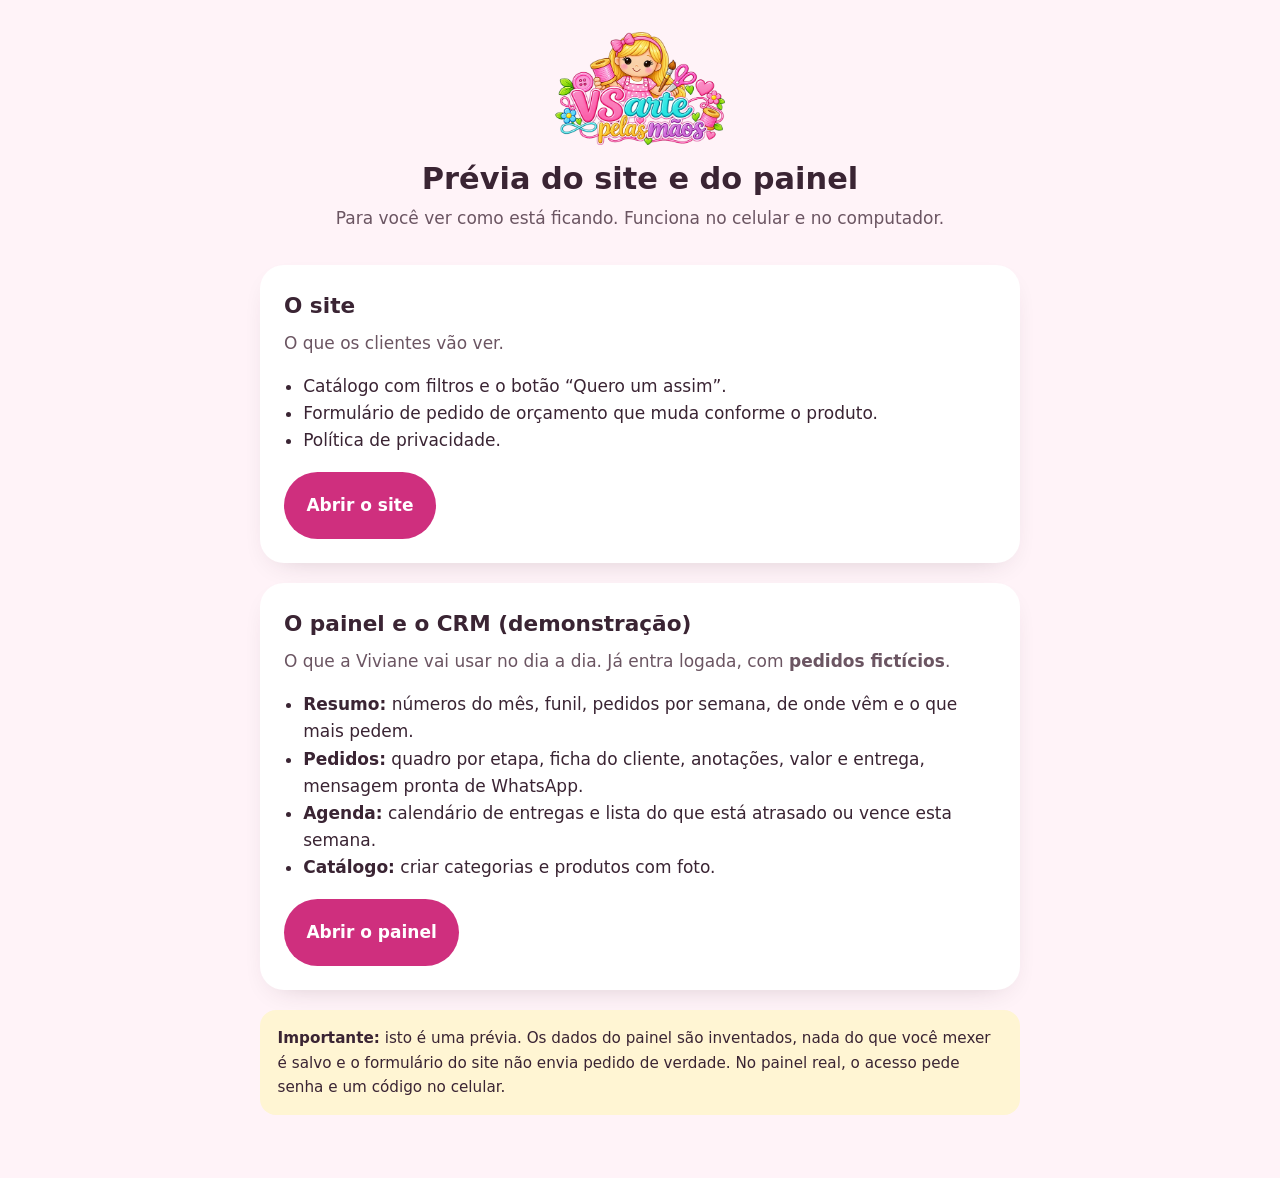
<file: index.html>
<!doctype html>
<html lang="pt-BR">
<head>
  <meta charset="utf-8">
  <meta name="viewport" content="width=device-width, initial-scale=1">
  <meta name="robots" content="noindex, nofollow">
  <title>VS Artes pelas Mãos · Prévia do projeto</title>
  <link rel="icon" type="image/png" href="site/assets/marca/favicon.png">
  <link rel="stylesheet" href="site/css/tokens.css">
  <style>
    body { margin: 0; background: var(--tint); color: var(--ink); font: 400 1.0625rem/1.6 system-ui, -apple-system, "Segoe UI", Roboto, sans-serif; }
    main { max-width: 760px; margin: 0 auto; padding: 2rem 1rem 3rem; }
    img.logo { width: 170px; display: block; margin: 0 auto 1rem; }
    h1 { text-align: center; font-size: 1.9rem; line-height: 1.2; margin: 0 0 .5rem; }
    .sub { text-align: center; color: var(--ink-soft); margin: 0 0 2rem; }
    .cartao { display: block; background: var(--surface); border-radius: 24px; padding: 1.5rem; margin-bottom: 1.25rem; box-shadow: 0 10px 30px -18px rgba(58, 36, 51, .3); color: inherit; text-decoration: none; }
    .cartao:hover { box-shadow: 0 16px 34px -16px rgba(58, 36, 51, .45); }
    .cartao h2 { margin: 0 0 .4rem; font-size: 1.35rem; }
    .cartao p { margin: 0 0 1rem; color: var(--ink-soft); }
    .cartao ul { margin: 0 0 1.1rem; padding-left: 1.2rem; }
    .botao { display: inline-flex; align-items: center; min-height: 48px; padding: .6rem 1.4rem; border-radius: 999px; background: var(--pink-strong); color: #fff; font-weight: 700; }
    .aviso { background: var(--wash-butter); border-radius: 16px; padding: 1rem 1.1rem; font-size: .95rem; }
  </style>
</head>
<body>
<main>
  <img class="logo" src="site/assets/marca/logo-sm.png" alt="VS arte pelas mãos">
  <h1>Prévia do site e do painel</h1>
  <p class="sub">Para você ver como está ficando. Funciona no celular e no computador.</p>

  <a class="cartao" href="site/">
    <h2>O site</h2>
    <p>O que os clientes vão ver.</p>
    <ul>
      <li>Catálogo com filtros e o botão “Quero um assim”.</li>
      <li>Formulário de pedido de orçamento que muda conforme o produto.</li>
      <li>Política de privacidade.</li>
    </ul>
    <span class="botao">Abrir o site</span>
  </a>

  <a class="cartao" href="painel/">
    <h2>O painel e o CRM (demonstração)</h2>
    <p>O que a Viviane vai usar no dia a dia. Já entra logada, com <strong>pedidos fictícios</strong>.</p>
    <ul>
      <li><strong>Resumo:</strong> números do mês, funil, pedidos por semana, de onde vêm e o que mais pedem.</li>
      <li><strong>Pedidos:</strong> quadro por etapa, ficha do cliente, anotações, valor e entrega, mensagem pronta de WhatsApp.</li>
      <li><strong>Agenda:</strong> calendário de entregas e lista do que está atrasado ou vence esta semana.</li>
      <li><strong>Catálogo:</strong> criar categorias e produtos com foto.</li>
    </ul>
    <span class="botao">Abrir o painel</span>
  </a>

  <p class="aviso"><strong>Importante:</strong> isto é uma prévia. Os dados do painel são inventados, nada do que você mexer é salvo e o formulário do site não envia pedido de verdade. No painel real, o acesso pede senha e um código no celular.</p>
</main>
</body>
</html>
</file>
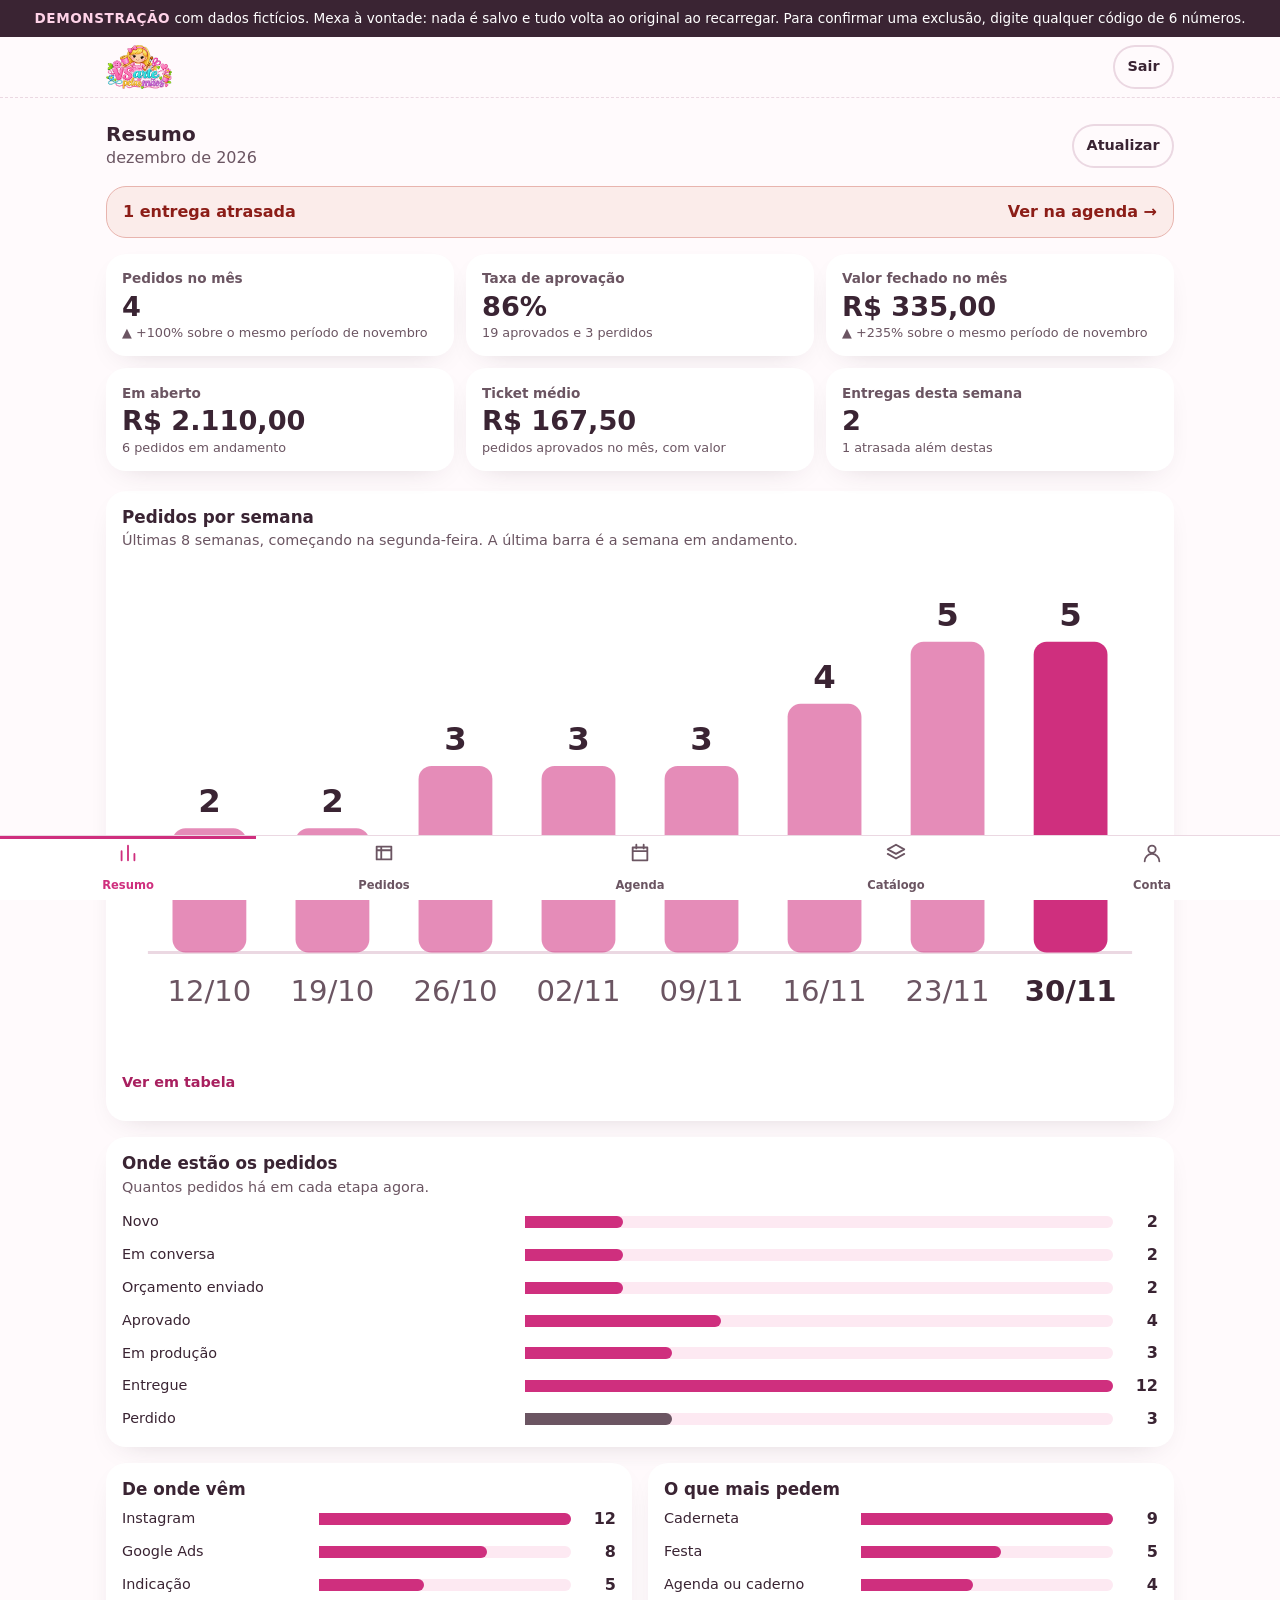
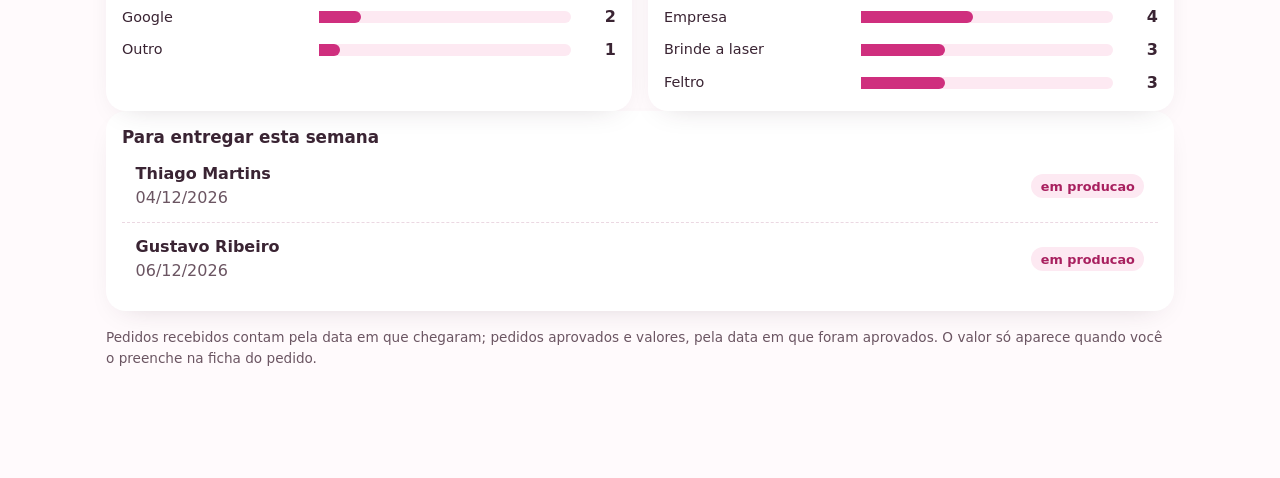
<file: painel/index.html>
<!doctype html>
<html lang="pt-BR">
<head>
  <meta charset="utf-8">
  <meta name="viewport" content="width=device-width, initial-scale=1">
  <meta name="robots" content="noindex, nofollow, noarchive">
  <meta name="referrer" content="no-referrer">
  <meta http-equiv="Content-Security-Policy" content="default-src 'none'; script-src 'self'; style-src 'self'; img-src 'self' data:; base-uri 'none'; form-action 'none'">
  <title>Painel · VS Artes pelas Mãos</title>
  <link rel="icon" type="image/png" href="assets/favicon.png">
  <link rel="stylesheet" href="css/tokens.css">
  <link rel="stylesheet" href="css/painel.css">
  <link rel="stylesheet" href="css/demo.css">
</head>
<body>
  <div class="faixa-demo" role="note"><strong>DEMONSTRAÇÃO</strong> com dados fictícios. Mexa à vontade: nada é salvo e tudo volta ao original ao recarregar. Para confirmar uma exclusão, digite qualquer código de 6 números.</div>
  <div id="app" aria-live="polite"></div>
  <div id="avisos" role="status" aria-live="polite"></div>
  <noscript>O painel precisa de JavaScript.</noscript>
    <script type="module" src="js/main.js"></script>
</body>
</html>
</file>
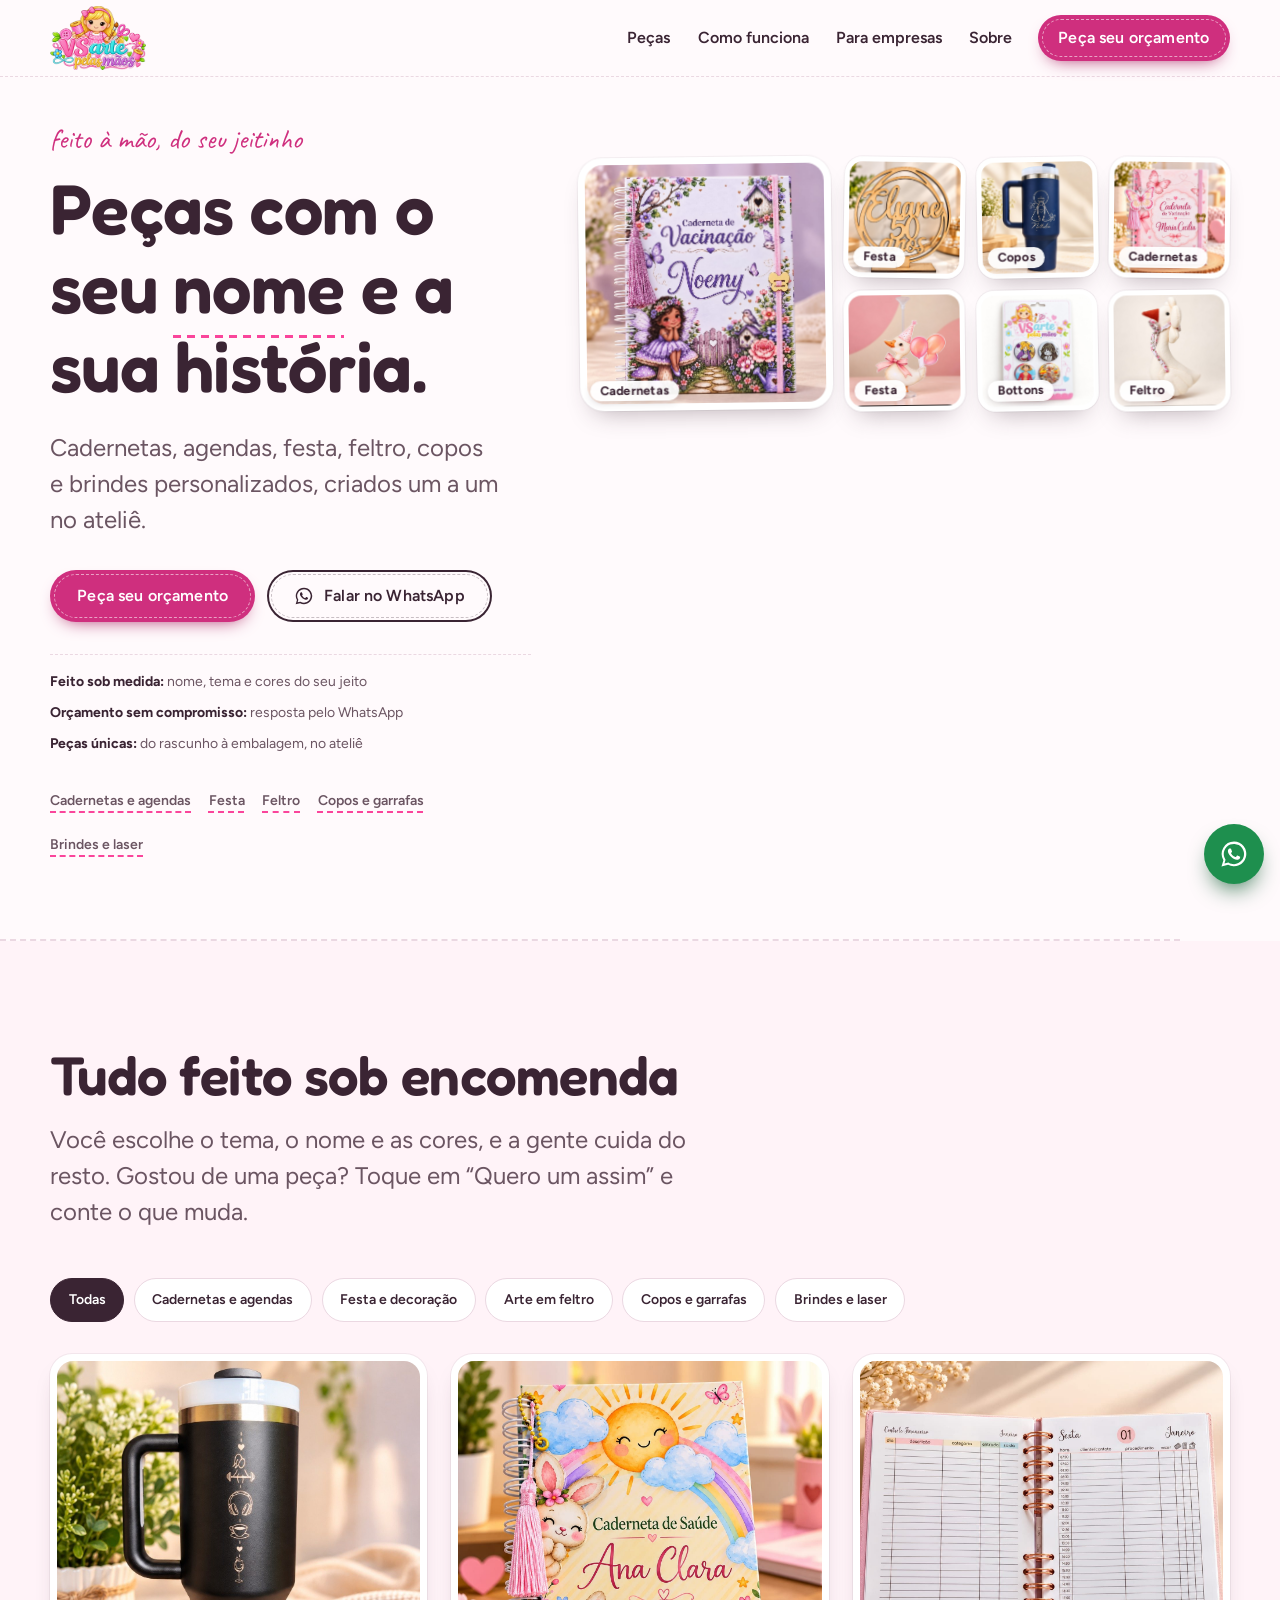
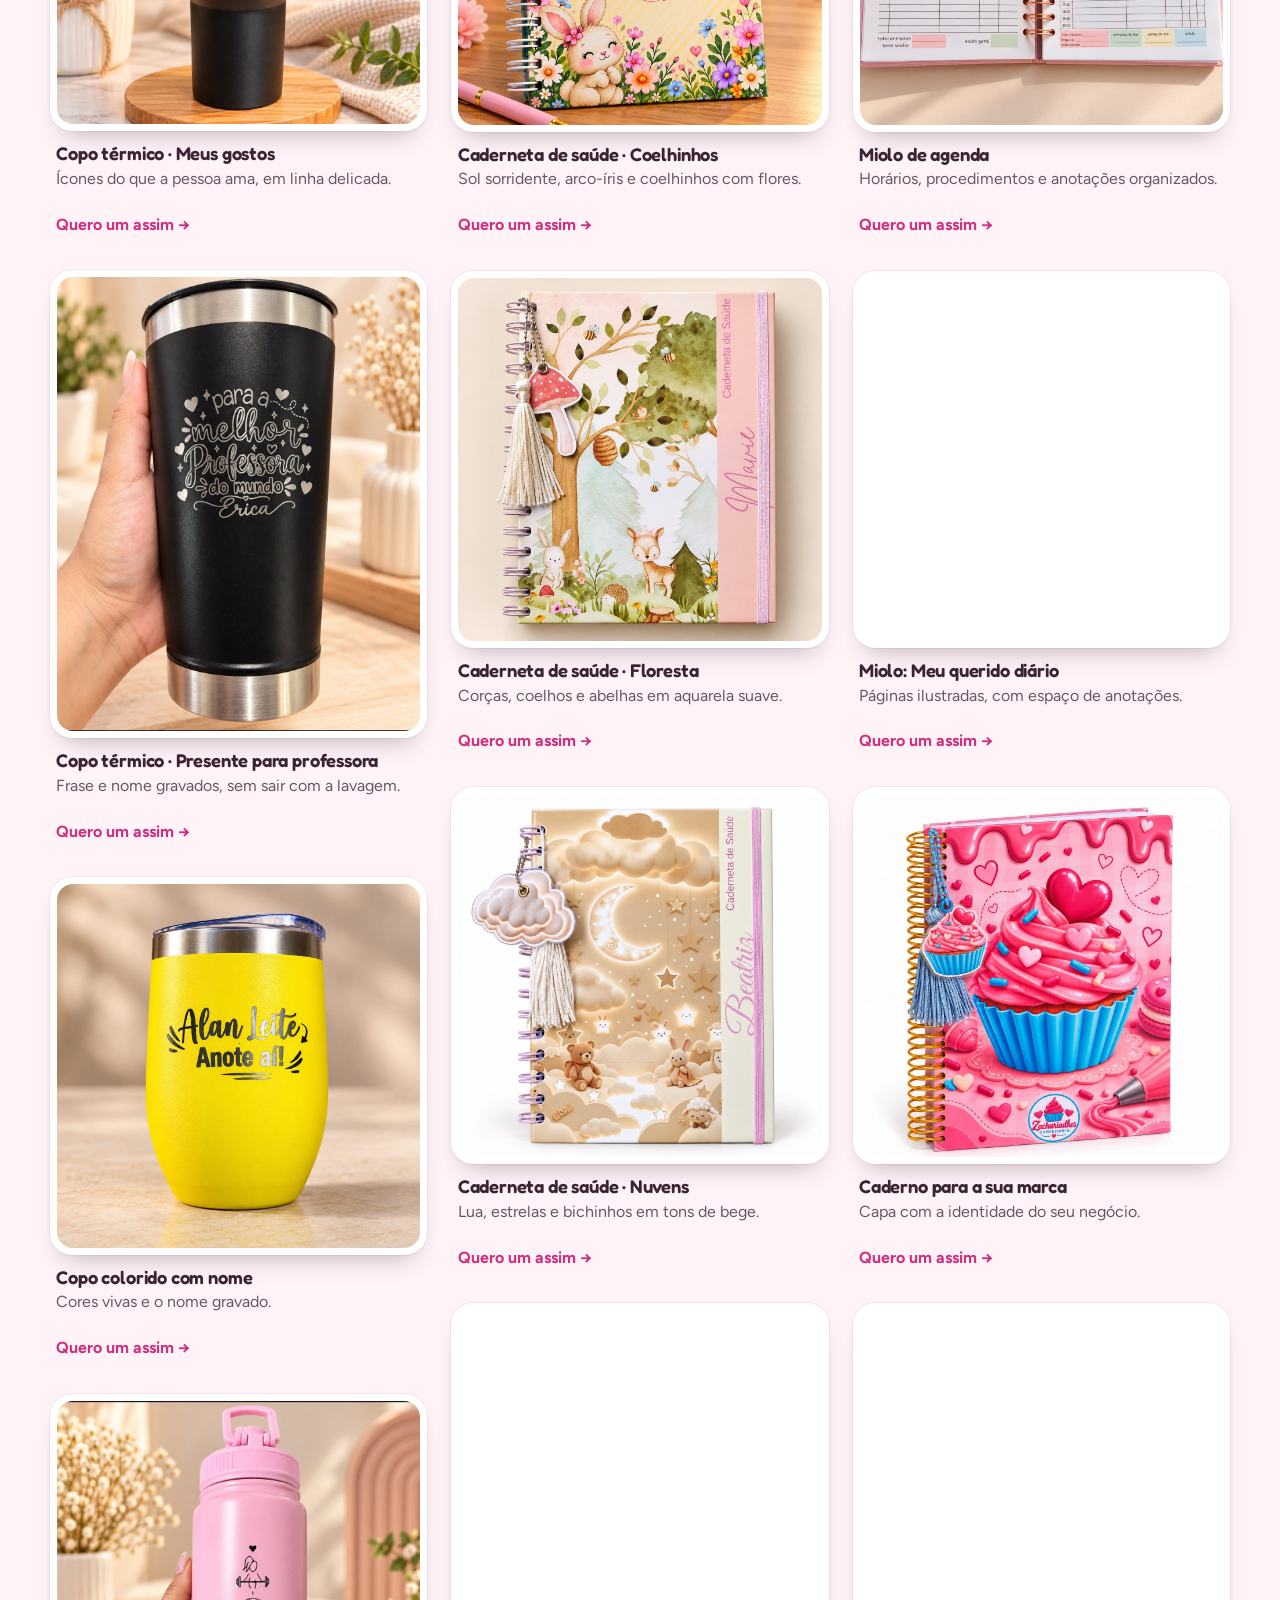
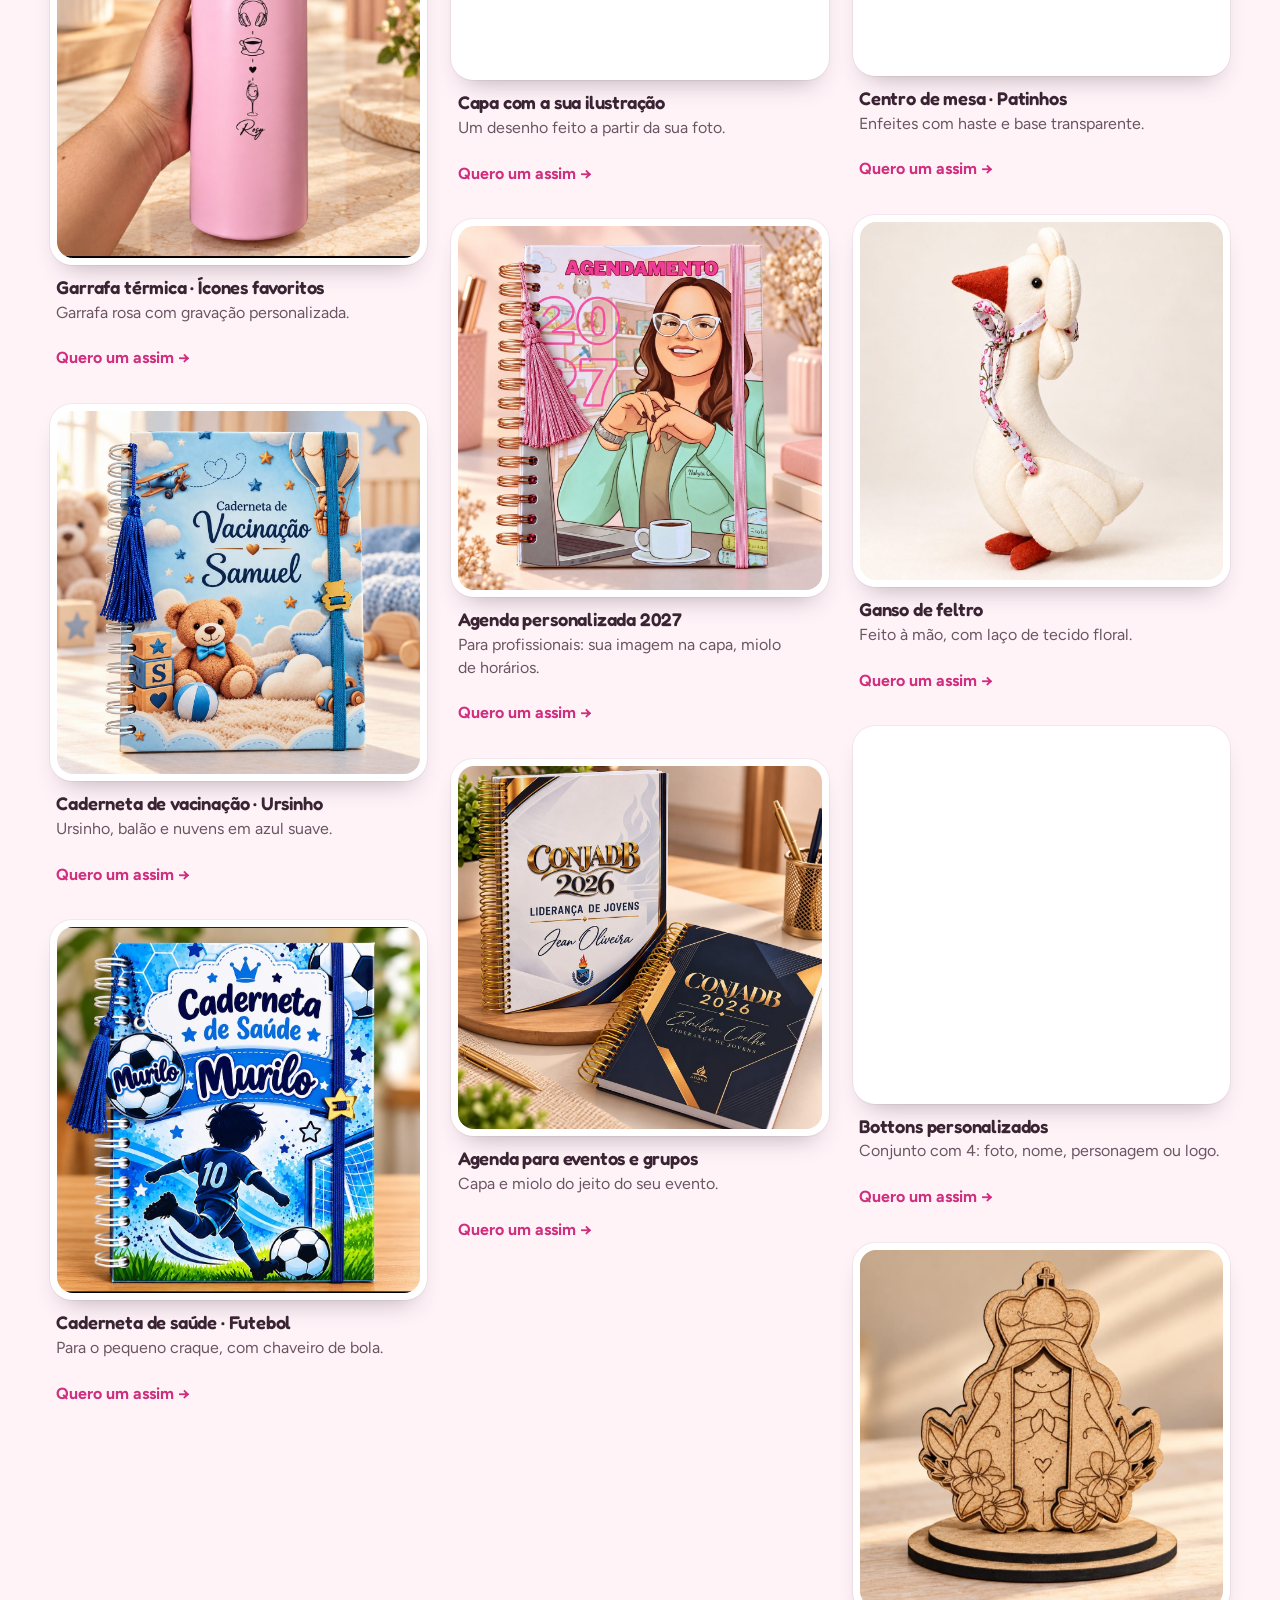
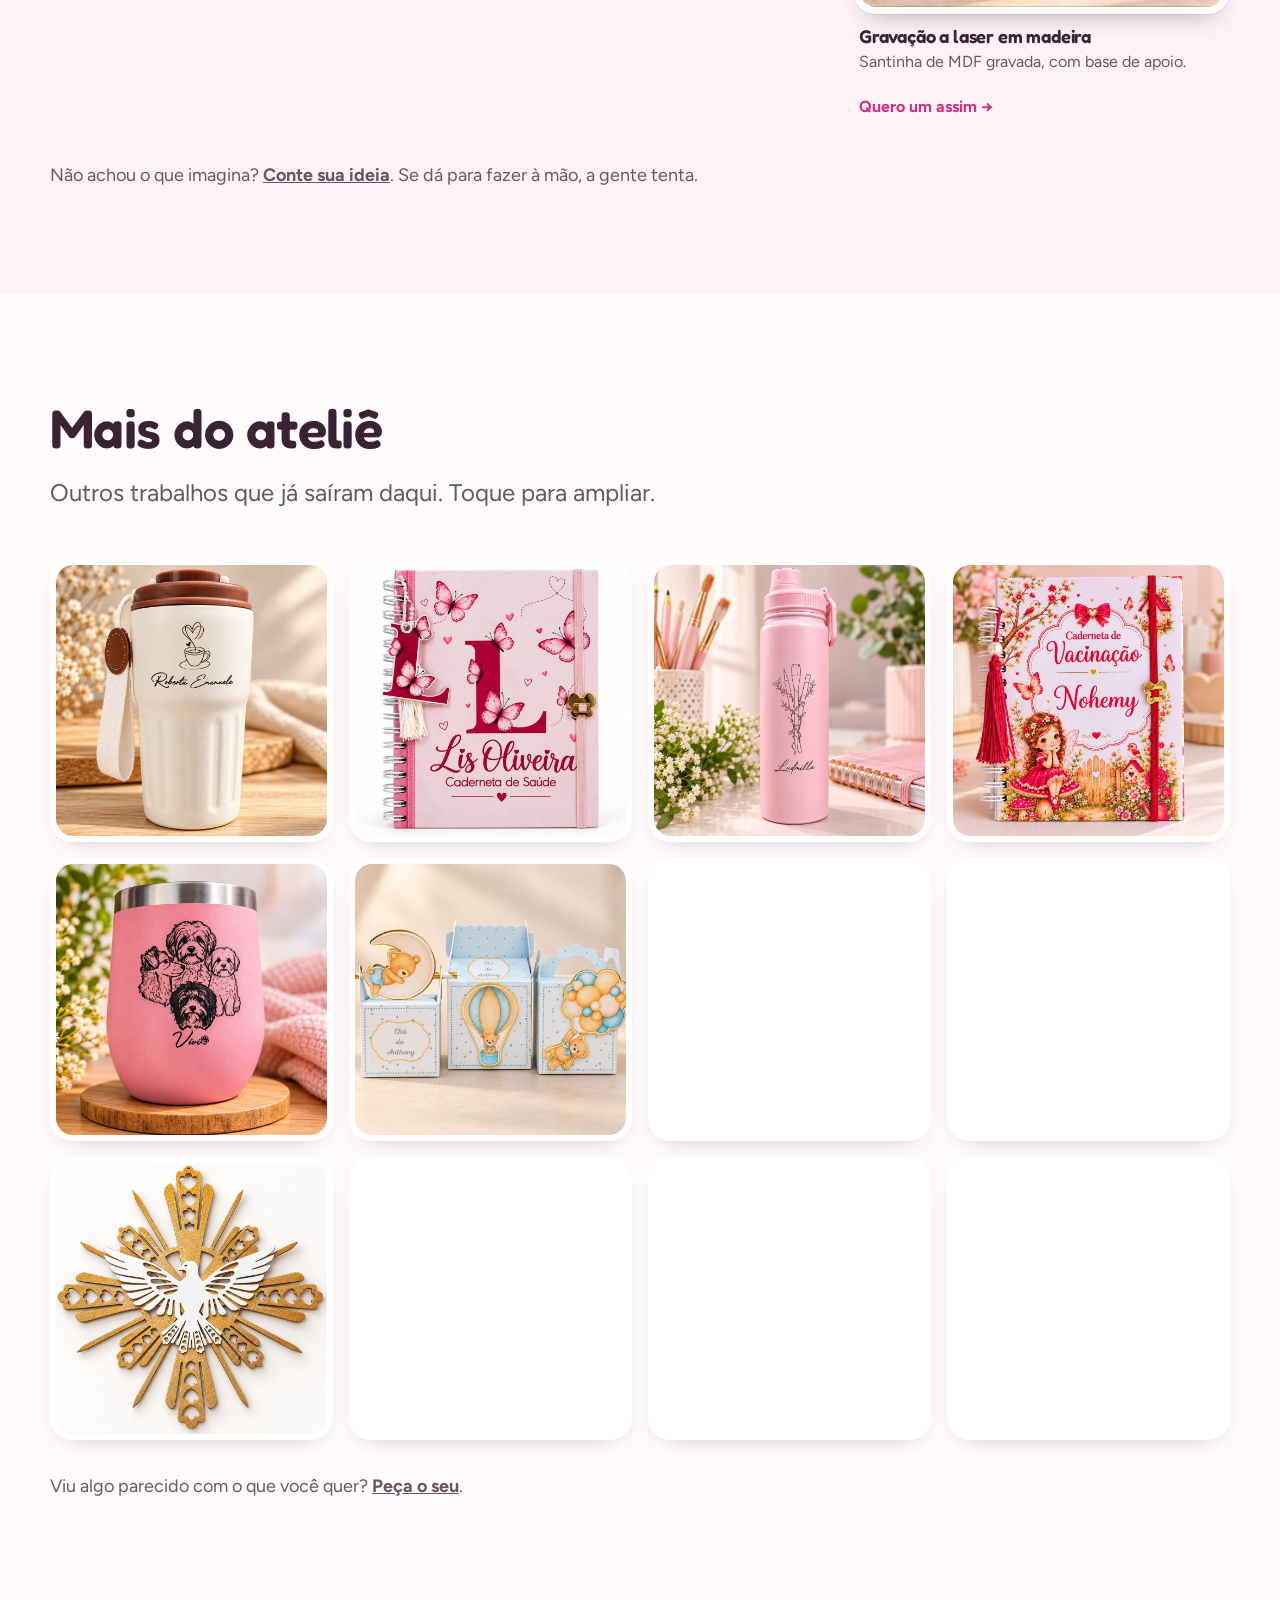
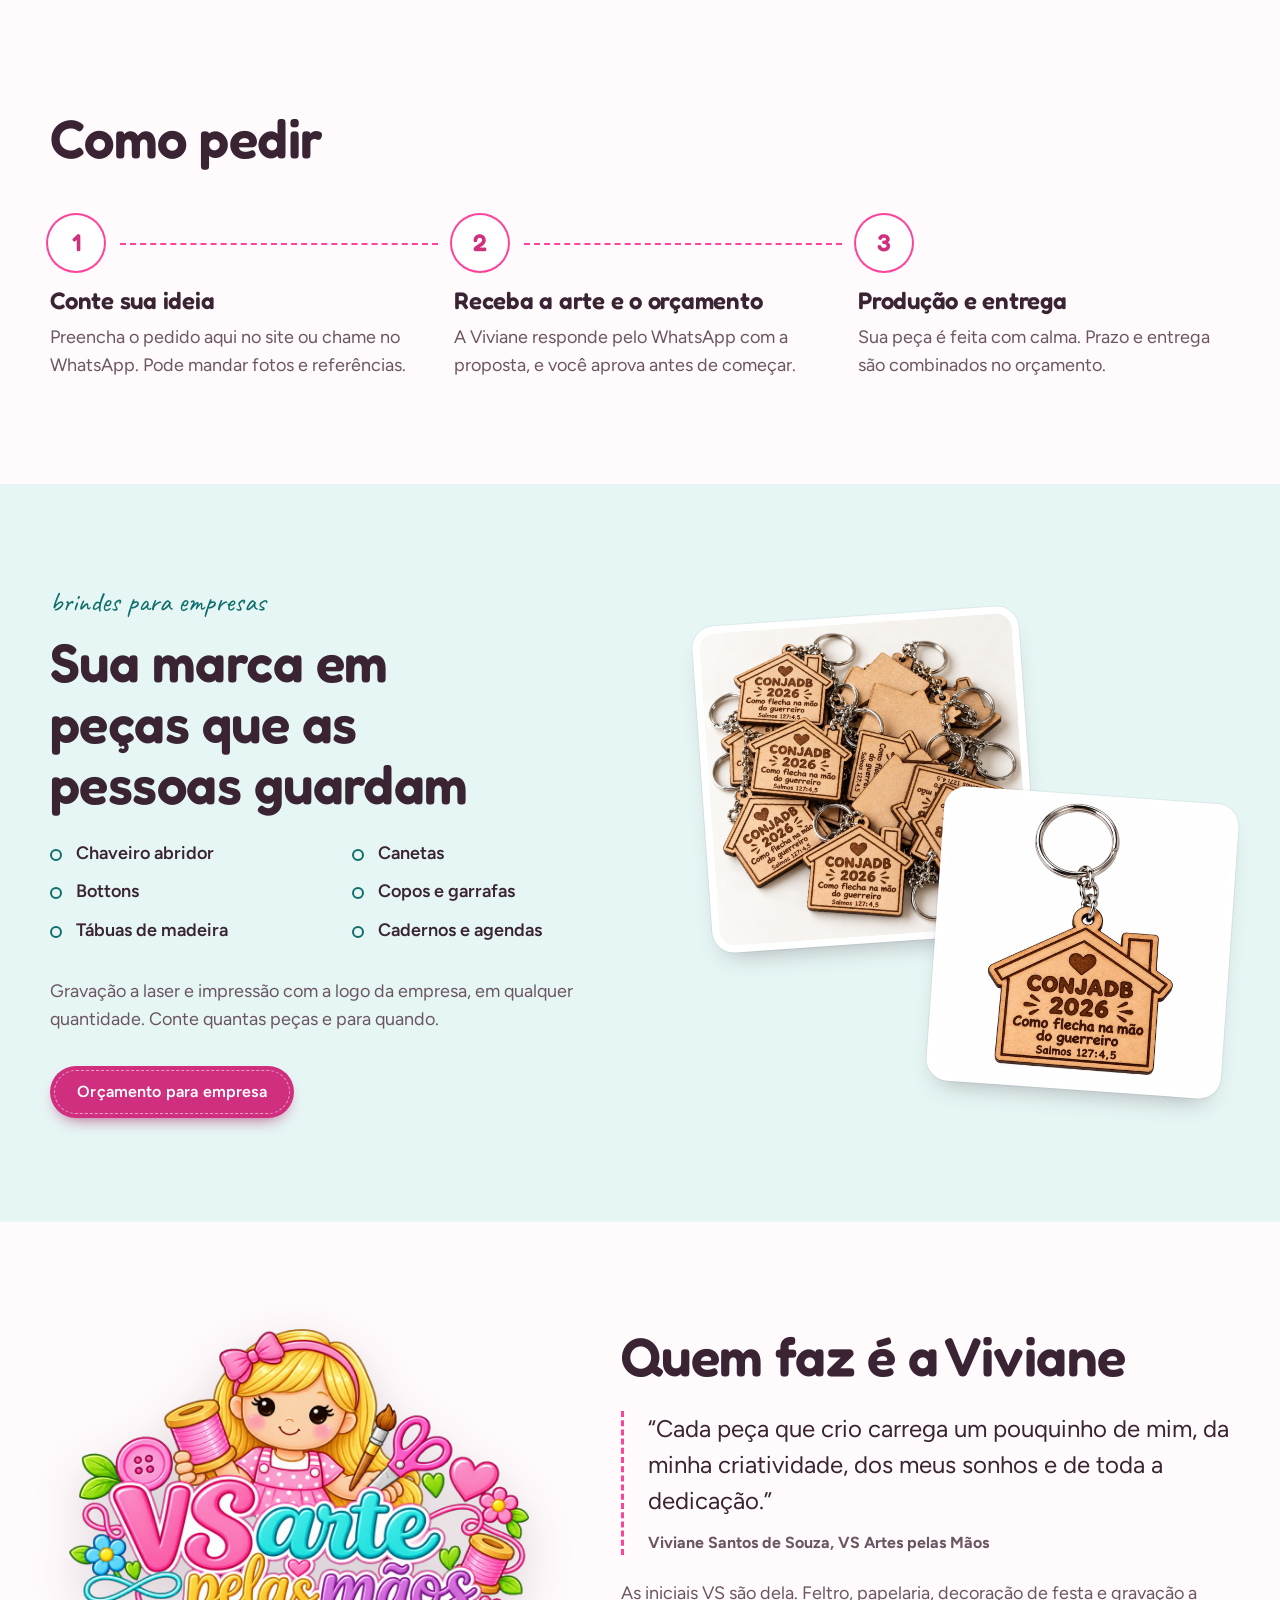
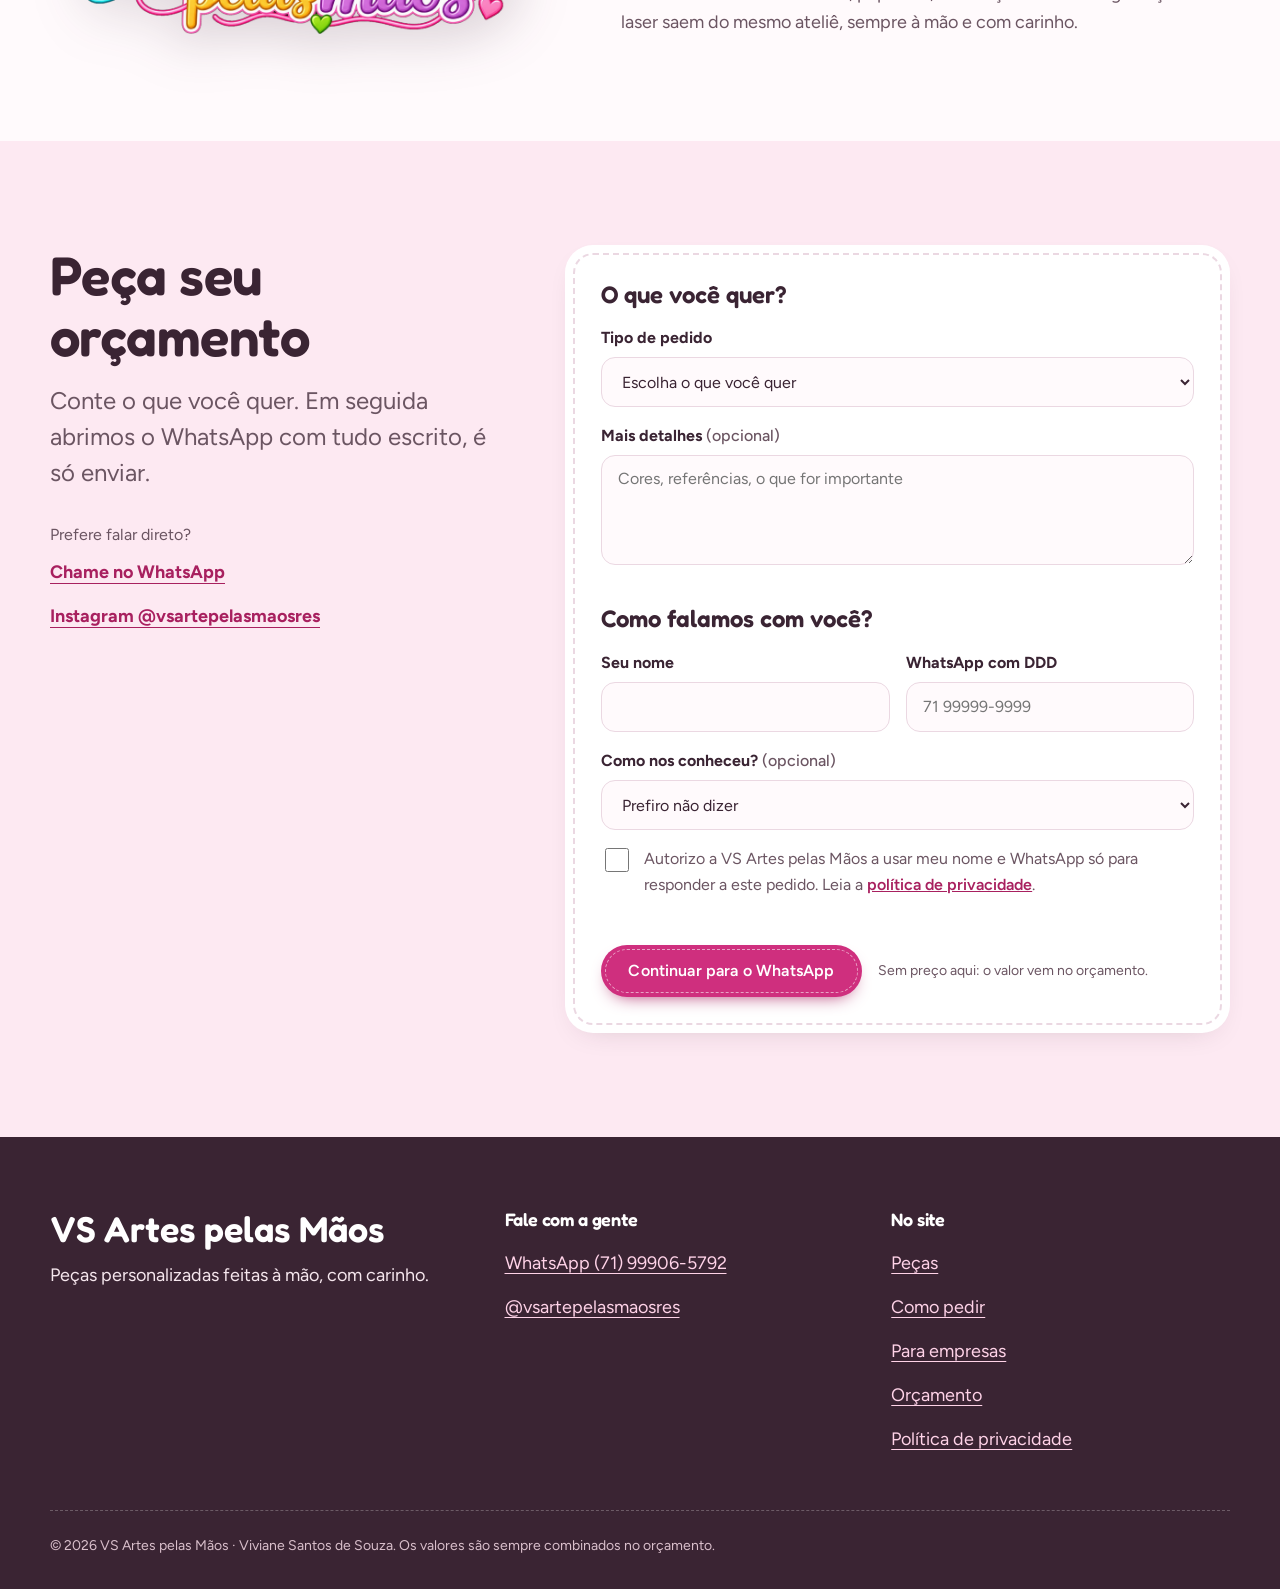
<file: site/index.html>
<!doctype html>
<html lang="pt-BR">
<head>
  <meta name="robots" content="noindex, nofollow">
  <meta charset="utf-8">
  <meta name="viewport" content="width=device-width, initial-scale=1">
  <title>VS Artes pelas Mãos · Peças personalizadas feitas à mão</title>
  <meta name="description" content="Cadernetas de vacinação, agendas, decoração de festa, arte em feltro, copos e brindes personalizados com gravação a laser. Feito à mão, com o seu nome e a sua história. Peça seu orçamento.">
  <meta name="theme-color" content="#FFFAFC">
  <link rel="icon" type="image/png" href="assets/marca/favicon.png">
  <link rel="preconnect" href="https://fonts.googleapis.com">
  <link rel="preconnect" href="https://fonts.gstatic.com" crossorigin>
  <link href="https://fonts.googleapis.com/css2?family=Caveat:wght@600&family=Figtree:wght@400;500;600;700&family=Fredoka:wght@500;600&display=swap" rel="stylesheet">
  <link rel="stylesheet" href="css/tokens.css">
  <link rel="stylesheet" href="css/site.css">
</head>
<body>
<!--
THESIS: Uma mesa de ateliê calma onde cada peça é um adesivo recortado; a linha de costura da logo costura a página. Recusa a vitrine de e-commerce rosa-choque.
OWN-WORLD: Branco-rosado e tinta ameixa; rosa-chiclete só em ação (botões, pesponto). Fotos com contorno branco e sombra suave, divisórias tracejadas de linha de corte, títulos Fredoka, notas Caveat.
STORY: A visitante vê o trabalho real, entende que tudo leva o nome dela e pede um orçamento em menos de um minuto.
FIRST VIEWPORT: Esquerda, promessa e dois botões (orçamento, WhatsApp); direita, três adesivos de caderneta em leque. Ação primária à esquerda, abaixo do título.
FORM: Proposta 1 (calma), definida com a cliente após a logo; seed 1fdaac04 substituído por direção fixada pela marca.
FINISH: unreviewed and undocumented is unfinished; this build ends with the finish review, the verdict, DESIGN.md, and every shipping raster carrying its provenance
-->
<a class="skip" href="#conteudo">Pular para o conteúdo</a>

<header class="site-header">
  <div class="container">
    <a class="brand" href="#topo" aria-label="VS Artes pelas Mãos, início"><img src="assets/marca/logo-sm.png" alt="VS arte pelas mãos" width="480" height="318"></a>
    <button class="menu-btn" aria-label="Abrir menu" aria-expanded="false" aria-controls="nav"><span></span><span></span><span></span></button>
    <nav class="nav" id="nav" aria-label="Principal">
      <a href="#catalogo">Peças</a>
      <a href="#como">Como funciona</a>
      <a href="#empresas">Para empresas</a>
      <a href="#sobre">Sobre</a>
      <a class="btn" href="#orcamento" data-pedido>Peça seu orçamento</a>
    </nav>
  </div>
</header>

<main id="conteudo">
  <svg class="stitch-line" aria-hidden="true" focusable="false">
    <defs>
      <mask id="stitch-mask" maskUnits="userSpaceOnUse" x="-200" y="0" width="4000" height="20000">
        <path id="stitch-mask-path" d="" stroke="#fff" stroke-width="8" fill="none"/>
      </mask>
    </defs>
    <path id="stitch-path" d="" mask="url(#stitch-mask)"/>
  </svg>

  <section class="hero" id="topo" data-stitch>
    <div class="container">
      <div>
        <p class="kicker hand">feito à mão, do seu jeitinho</p>
        <h1>Peças com o seu <span class="stitch-u">nome</span> e a sua história.</h1>
        <p class="lede">Cadernetas, agendas, festa, feltro, copos e brindes personalizados, criados um a um no ateliê.</p>
        <div class="actions">
          <a class="btn" href="#orcamento" data-pedido>Peça seu orçamento</a>
          <a class="btn btn--ghost" href="#" data-wa target="_blank" rel="noopener">
            <svg viewBox="0 0 24 24" fill="currentColor" aria-hidden="true"><path d="M12.04 2a9.9 9.9 0 0 0-8.5 14.9L2 22l5.25-1.38A9.9 9.9 0 1 0 12.04 2Zm0 18.1c-1.5 0-2.97-.4-4.25-1.16l-.3-.18-3.1.82.83-3.02-.2-.31a8.1 8.1 0 1 1 7.02 3.85Zm4.45-6.06c-.24-.12-1.44-.71-1.66-.79-.22-.08-.39-.12-.55.12-.16.24-.63.79-.77.95-.14.16-.28.18-.52.06-.24-.12-1.02-.38-1.94-1.2-.72-.64-1.2-1.43-1.34-1.67-.14-.24-.02-.37.1-.49.11-.11.24-.28.36-.42.12-.14.16-.24.24-.4.08-.16.04-.3-.02-.42-.06-.12-.55-1.32-.75-1.8-.2-.47-.4-.41-.55-.42h-.47c-.16 0-.42.06-.64.3-.22.24-.84.82-.84 2s.86 2.32.98 2.48c.12.16 1.69 2.58 4.1 3.62.57.25 1.02.4 1.37.5.58.18 1.1.16 1.51.1.46-.07 1.44-.59 1.64-1.16.2-.57.2-1.06.14-1.16-.06-.1-.22-.16-.46-.28Z"/></svg>
            Falar no WhatsApp</a>
        </div>
        <ul class="pontos">
          <li><strong>Feito sob medida:</strong> nome, tema e cores do seu jeito</li>
          <li><strong>Orçamento sem compromisso:</strong> resposta pelo WhatsApp</li>
          <li><strong>Peças únicas:</strong> do rascunho à embalagem, no ateliê</li>
        </ul>
        <ul class="tags" aria-label="Ver por categoria">
          <li><a href="#catalogo" data-filtro="cadernetas">Cadernetas e agendas</a></li>
          <li><a href="#catalogo" data-filtro="festa">Festa</a></li>
          <li><a href="#catalogo" data-filtro="feltro">Feltro</a></li>
          <li><a href="#catalogo" data-filtro="copos">Copos e garrafas</a></li>
          <li><a href="#catalogo" data-filtro="brindes">Brindes e laser</a></li>
        </ul>
      </div>
      <div class="fan" aria-label="Exemplos do que sai do ateliê">
        <figure class="sticker big" style="--r:-.7deg"><img src="assets/fotos/caderneta-vacinacao-fadinha.jpg" alt="Caderneta de vacinação com capa de fadinha lilás entre flores" width="600" height="600" fetchpriority="high"><figcaption class="tag">Cadernetas</figcaption></figure>
        <figure class="sticker" style="--r:1deg"><img src="assets/fotos/topo-bolo-mdf-nome-idade.jpg" alt="Topo de bolo em MDF em formato de argola com o nome Eliane e 50 anos" width="600" height="600" fetchpriority="high"><figcaption class="tag">Festa</figcaption></figure>
        <figure class="sticker" style="--r:-1deg"><img src="assets/fotos/copo-nossa-senhora.jpg" alt="Copo térmico azul-marinho com gravação a laser de Nossa Senhora e um nome" width="600" height="600" fetchpriority="high"><figcaption class="tag">Copos</figcaption></figure>
        <figure class="sticker" style="--r:.7deg"><img src="assets/fotos/caderneta-vacinacao-borboletas.jpg" alt="Caderneta de vacinação rosa com borboletas, laços e florzinhas" width="600" height="600" fetchpriority="high"><figcaption class="tag">Cadernetas</figcaption></figure>
        <figure class="sticker" style="--r:-.7deg"><img src="assets/fotos/festa-pato-baloes.jpg" alt="Patinho de papelaria com chapéu de festa, laço rosa e balões" width="600" height="600" loading="lazy"><figcaption class="tag">Festa</figcaption></figure>
        <figure class="sticker" style="--r:1deg"><img src="assets/fotos/copo-nome-borboleta.jpg" alt="Copo térmico preto com gravação dourada do nome Vanessa, coração e borboleta" width="600" height="600" loading="lazy"><figcaption class="tag">Copos</figcaption></figure>
        <figure class="sticker" style="--r:-1deg"><img src="assets/fotos/brindes-bottons-cartela.jpg" alt="Cartela com quatro bottons personalizados" width="600" height="600" loading="lazy"><figcaption class="tag">Bottons</figcaption></figure>
        <figure class="sticker" style="--r:.7deg"><img src="assets/fotos/caneca-laranja-adesivo.jpg" alt="Caneca laranja de alumínio com arte em adesivo e um nome" width="600" height="600" loading="lazy"><figcaption class="tag">Canecas</figcaption></figure>
        <figure class="sticker" style="--r:-.7deg"><img src="assets/fotos/feltro-ganso-perfil.jpg" alt="Ganso de feltro creme de perfil, com laço de tecido florido" width="600" height="600" loading="lazy"><figcaption class="tag">Feltro</figcaption></figure>
      </div>
  </section>

  <hr class="cut container">

<section class="bg-tint" id="catalogo" data-stitch>
    <div class="container">
      <div class="section-head reveal">
        <h2>Tudo feito sob encomenda</h2>
        <p>Você escolhe o tema, o nome e as cores, e a gente cuida do resto. Gostou de uma peça? Toque em “Quero um assim” e conte o que muda.</p>
      </div>
      <div class="filters" role="group" aria-label="Filtrar peças"></div>
      <div class="gallery" id="gallery" aria-live="polite"></div>
      <p class="gallery-note">Não achou o que imagina? <a href="#orcamento" data-pedido="outro"><strong>Conte sua ideia</strong></a>. Se dá para fazer à mão, a gente tenta.</p>
    </div>
  </section>

  <section id="galeria" data-stitch>
    <div class="container">
      <div class="section-head reveal">
        <h2>Mais do ateliê</h2>
        <p>Outros trabalhos que já saíram daqui. Toque para ampliar.</p>
      </div>
      <ul class="mosaic" id="mosaic"></ul>
      <p class="gallery-note">Viu algo parecido com o que você quer? <a href="#orcamento" data-pedido="outro"><strong>Peça o seu</strong></a>.</p>
    </div>
  </section>

  <dialog class="lightbox" id="lightbox" aria-label="Foto ampliada">
    <button type="button" class="lb-close" aria-label="Fechar">&times;</button>
    <button type="button" class="lb-nav lb-prev" aria-label="Foto anterior">&#8249;</button>
    <img alt="">
    <button type="button" class="lb-nav lb-next" aria-label="Próxima foto">&#8250;</button>
  </dialog>

  <section id="como" data-stitch>
    <div class="container">
      <div class="section-head reveal"><h2>Como pedir</h2></div>
      <ol class="steps">
        <li class="reveal" style="--i:0"><h3>Conte sua ideia</h3><p>Preencha o pedido aqui no site ou chame no WhatsApp. Pode mandar fotos e referências.</p></li>
        <li class="reveal" style="--i:1"><h3>Receba a arte e o orçamento</h3><p>A Viviane responde pelo WhatsApp com a proposta, e você aprova antes de começar.</p></li>
        <li class="reveal" style="--i:2"><h3>Produção e entrega</h3><p>Sua peça é feita com calma. Prazo e entrega são combinados no orçamento.</p></li>
      </ol>
    </div>
  </section>

  <section class="bg-turq" id="empresas" data-stitch>
    <div class="container biz">
      <div class="reveal">
        <p class="kicker hand" style="color:var(--turq-deep)">brindes para empresas</p>
        <h2>Sua marca em peças que as pessoas guardam</h2>
        <ul>
          <li>Chaveiro abridor</li><li>Canetas</li><li>Bottons</li><li>Copos e garrafas</li>
          <li>Tábuas de madeira</li><li>Cadernos e agendas</li>
        </ul>
        <p class="muted" style="margin-bottom:var(--s-6)">Gravação a laser e impressão com a logo da empresa, em qualquer quantidade. Conte quantas peças e para quando.</p>
        <a class="btn" href="#orcamento" data-pedido="empresa">Orçamento para empresa</a>
      </div>
      <div class="pair reveal" style="--i:1">
        <figure class="sticker"><img src="assets/fotos/brinde-chaveiros-casinha-lote.jpg" alt="Chaveiros de MDF em formato de casinha com frase gravada" loading="lazy"></figure>
        <figure class="sticker"><img src="assets/fotos/brinde-chaveiro-casinha.jpg" alt="Chaveiro de MDF em formato de casinha com frase gravada a laser" loading="lazy"></figure>
      </div>
    </div>
  </section>

  <section id="sobre" data-stitch>
    <div class="container about">
      <img class="logo-big reveal" src="assets/marca/logo.png" alt="Logo VS arte pelas mãos: boneca loira com carretel, pincel e tesoura" loading="lazy" width="1000" height="664">
      <div class="reveal" style="--i:1">
        <h2>Quem faz é a Viviane</h2>
        <blockquote>“Cada peça que crio carrega um pouquinho de mim, da minha criatividade, dos meus sonhos e de toda a dedicação.”
          <cite>Viviane Santos de Souza, VS Artes pelas Mãos</cite></blockquote>
        <p class="muted">As iniciais VS são dela. Feltro, papelaria, decoração de festa e gravação a laser saem do mesmo ateliê, sempre à mão e com carinho.</p>
      </div>
    </div>
  </section>

  <section class="bg-pink" id="orcamento" data-stitch>
    <div class="container quote">
      <div class="intro reveal">
        <h2>Peça seu orçamento</h2>
        <p>Conte o que você quer. Em seguida abrimos o WhatsApp com tudo escrito, é só enviar.</p>
        <p class="alt muted">Prefere falar direto?</p>
        <ul class="direct"><li><a href="#" data-wa target="_blank" rel="noopener">Chame no WhatsApp</a></li><li><a href="https://instagram.com/vsartepelasmaosres" target="_blank" rel="noopener">Instagram @vsartepelasmaosres</a></li></ul>
      </div>
      <div class="form-card reveal" style="--i:1">
        <form id="form-orcamento" novalidate>
          <fieldset>
            <legend>O que você quer?</legend>
            <div class="field">
              <label for="tipo">Tipo de pedido</label>
              <select id="tipo" name="tipo" required></select>
            </div>
            <div id="dyn" aria-live="polite"></div>
            <div class="field">
              <label for="detalhes">Mais detalhes <span class="opt">(opcional)</span></label>
              <textarea id="detalhes" name="detalhes" placeholder="Cores, referências, o que for importante"></textarea>
            </div>
          </fieldset>
          <fieldset>
            <legend>Como falamos com você?</legend>
            <div class="cols2">
              <div class="field"><label for="nome">Seu nome</label><input id="nome" name="nome" autocomplete="name" required></div>
              <div class="field"><label for="whats">WhatsApp com DDD</label><input id="whats" name="whats" type="tel" inputmode="tel" autocomplete="tel" placeholder="71 99999-9999" required></div>
            </div>
            <div class="field">
              <label for="origem">Como nos conheceu? <span class="opt">(opcional)</span></label>
              <select id="origem" name="origem">
                <option value="">Prefiro não dizer</option><option>Instagram</option><option>Google</option><option>Indicação de amigo ou familiar</option><option>Outro</option>
              </select>
            </div>
            <div class="hp" aria-hidden="true"><label for="site">Não preencha este campo</label><input type="text" id="site" name="site" tabindex="-1" autocomplete="off"></div>
            <div id="turnstile"></div>
            <label class="check"><input type="checkbox" id="consent" name="consent"> <span>Autorizo a VS Artes pelas Mãos a usar meu nome e WhatsApp só para responder a este pedido. Leia a <a href="privacidade.html" target="_blank" rel="noopener">política de privacidade</a>.</span></label>
          </fieldset>
          <div class="submit-row">
            <button class="btn" type="submit">Continuar para o WhatsApp</button>
            <span class="fine">Sem preço aqui: o valor vem no orçamento.</span>
          </div>
        </form>
        <div class="done" id="done" aria-live="polite">
          <h3>Pedido pronto!</h3>
          <p class="muted">Confira a mensagem e toque no botão. O WhatsApp abre com tudo escrito.</p>
          <p class="fine" id="status-envio" role="status" aria-live="polite"></p>
          <pre id="preview"></pre>
          <div class="submit-row">
            <a class="btn btn--wa" id="wa-open" href="#" target="_blank" rel="noopener">Abrir o WhatsApp</a>
            <button class="btn btn--ghost" type="button" id="novo-pedido">Fazer outro pedido</button>
          </div>
        </div>
      </div>
    </div>
  </section>
</main>

<footer class="site-footer">
  <div class="container">
    <div><p class="foot-name">VS Artes pelas Mãos</p><p>Peças personalizadas feitas à mão, com carinho.</p></div>
    <div>
      <h3>Fale com a gente</h3>
      <ul>
        <li><a href="#" data-wa target="_blank" rel="noopener">WhatsApp (71) 99906-5792</a></li>
        <li><a href="https://instagram.com/vsartepelasmaosres" target="_blank" rel="noopener">@vsartepelasmaosres</a></li>
      </ul>
    </div>
    <div>
      <h3>No site</h3>
      <ul><li><a href="#catalogo">Peças</a></li><li><a href="#como">Como pedir</a></li><li><a href="#empresas">Para empresas</a></li><li><a href="#orcamento">Orçamento</a></li><li><a href="privacidade.html">Política de privacidade</a></li><li><button type="button" id="cookie-prefs" class="link-btn" hidden>Preferências de cookies</button></li></ul>
    </div>
    <p class="legal">© <span id="ano">2026</span> VS Artes pelas Mãos · Viviane Santos de Souza. Os valores são sempre combinados no orçamento.</p>
  </div>
</footer>

<a class="wa-float" href="#" data-wa target="_blank" rel="noopener" aria-label="Falar no WhatsApp">
  <svg viewBox="0 0 24 24" fill="currentColor" aria-hidden="true"><path d="M12.04 2a9.9 9.9 0 0 0-8.5 14.9L2 22l5.25-1.38A9.9 9.9 0 1 0 12.04 2Zm0 18.1c-1.5 0-2.97-.4-4.25-1.16l-.3-.18-3.1.82.83-3.02-.2-.31a8.1 8.1 0 1 1 7.02 3.85Zm4.45-6.06c-.24-.12-1.44-.71-1.66-.79-.22-.08-.39-.12-.55.12-.16.24-.63.79-.77.95-.14.16-.28.18-.52.06-.24-.12-1.02-.38-1.94-1.2-.72-.64-1.2-1.43-1.34-1.67-.14-.24-.02-.37.1-.49.11-.11.24-.28.36-.42.12-.14.16-.24.24-.4.08-.16.04-.3-.02-.42-.06-.12-.55-1.32-.75-1.8-.2-.47-.4-.41-.55-.42h-.47c-.16 0-.42.06-.64.3-.22.24-.84.82-.84 2s.86 2.32.98 2.48c.12.16 1.69 2.58 4.1 3.62.57.25 1.02.4 1.37.5.58.18 1.1.16 1.51.1.46-.07 1.44-.59 1.64-1.16.2-.57.2-1.06.14-1.16-.06-.1-.22-.16-.46-.28Z"/></svg>
</a>

<script src="js/config.js"></script>
<script src="js/data.js"></script>
<script src="js/catalogo.js"></script>
<script src="js/pedido-logica.js"></script>
<script src="js/marketing.js"></script>
<script src="js/main.js"></script>
</body>
</html>
</file>
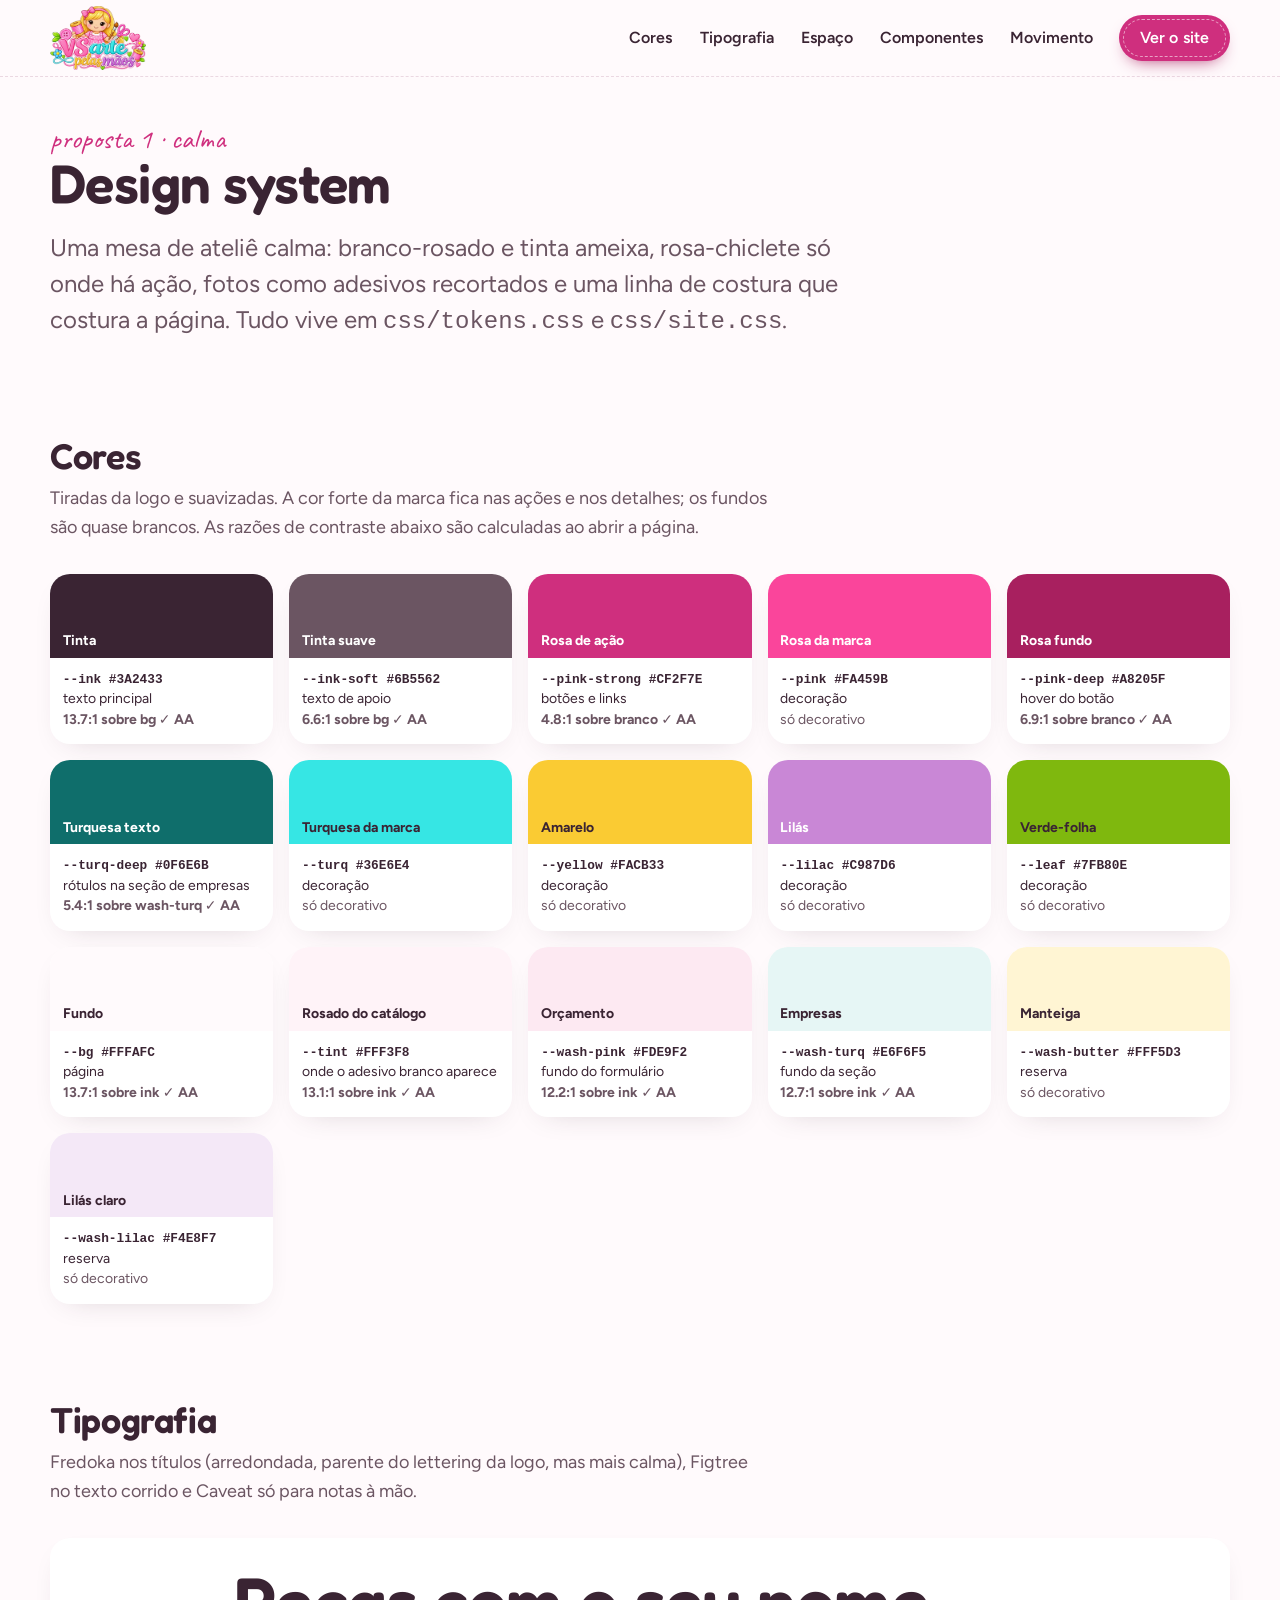
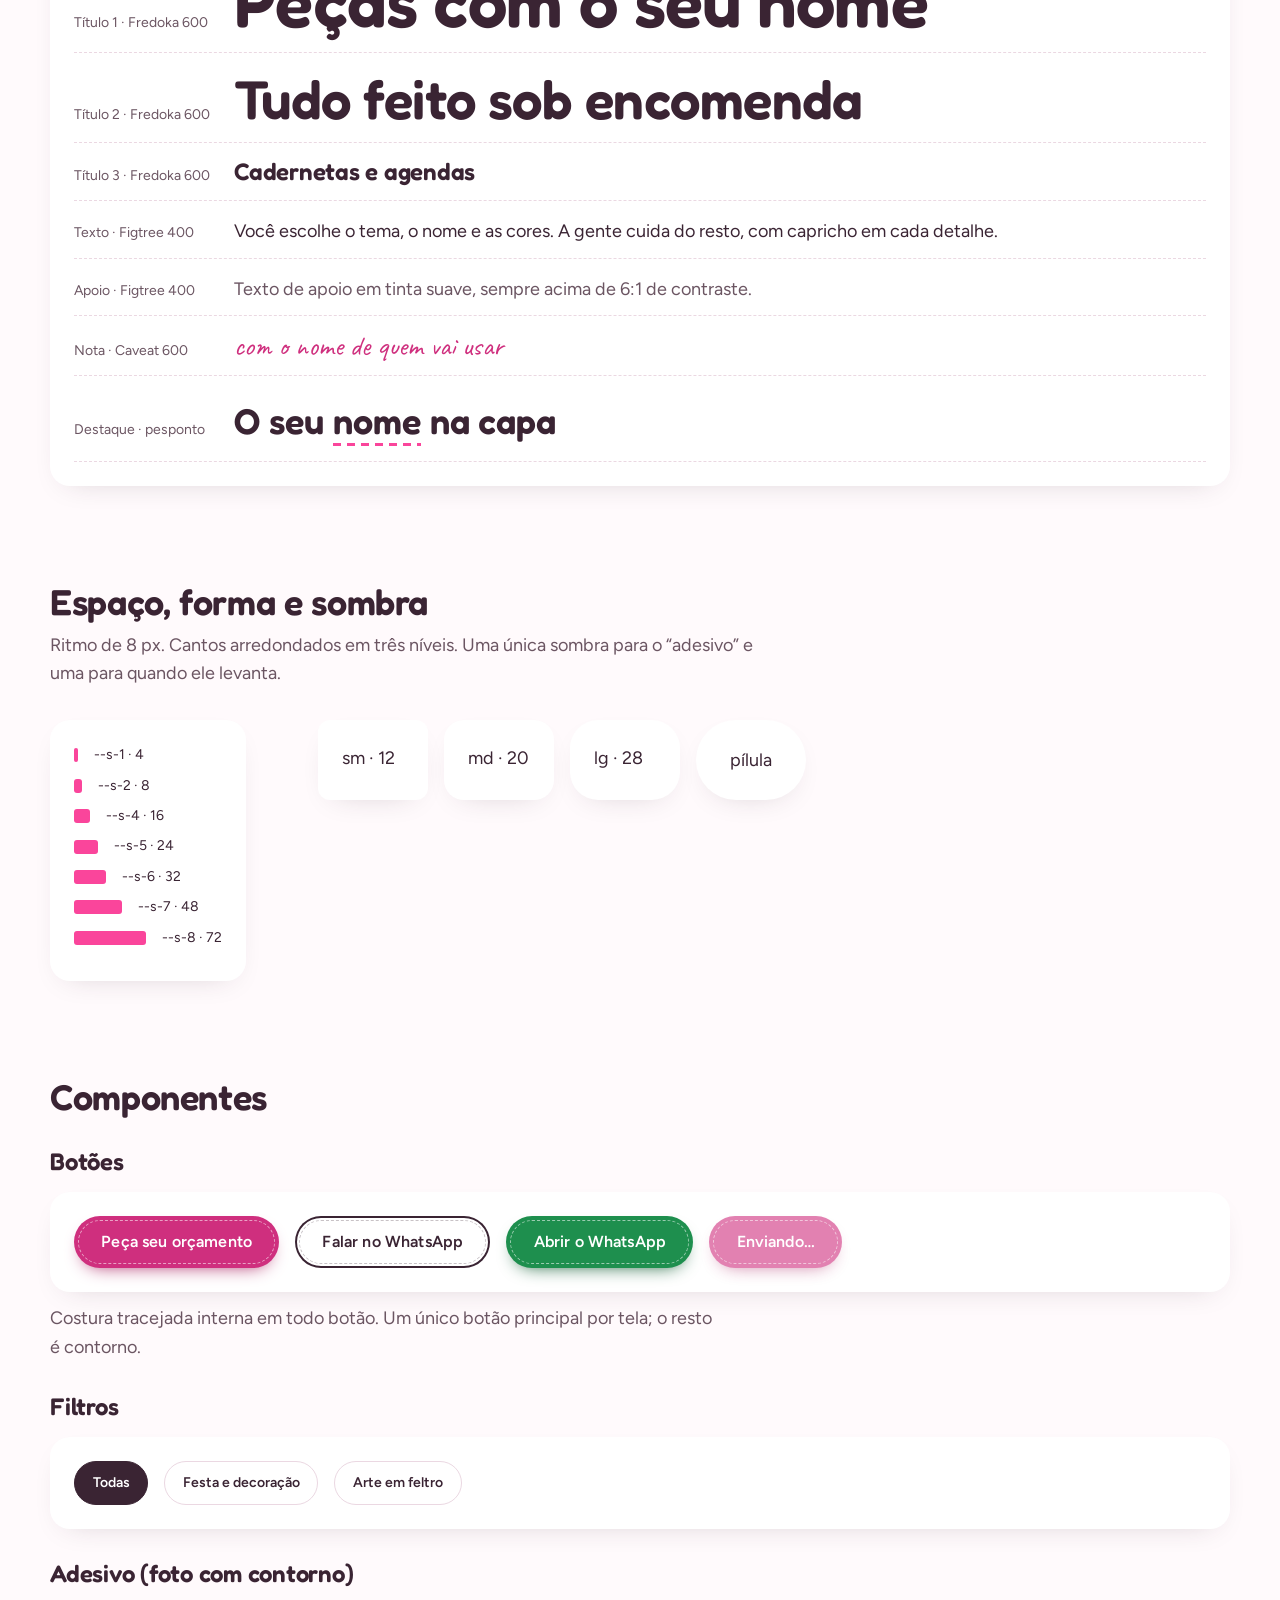
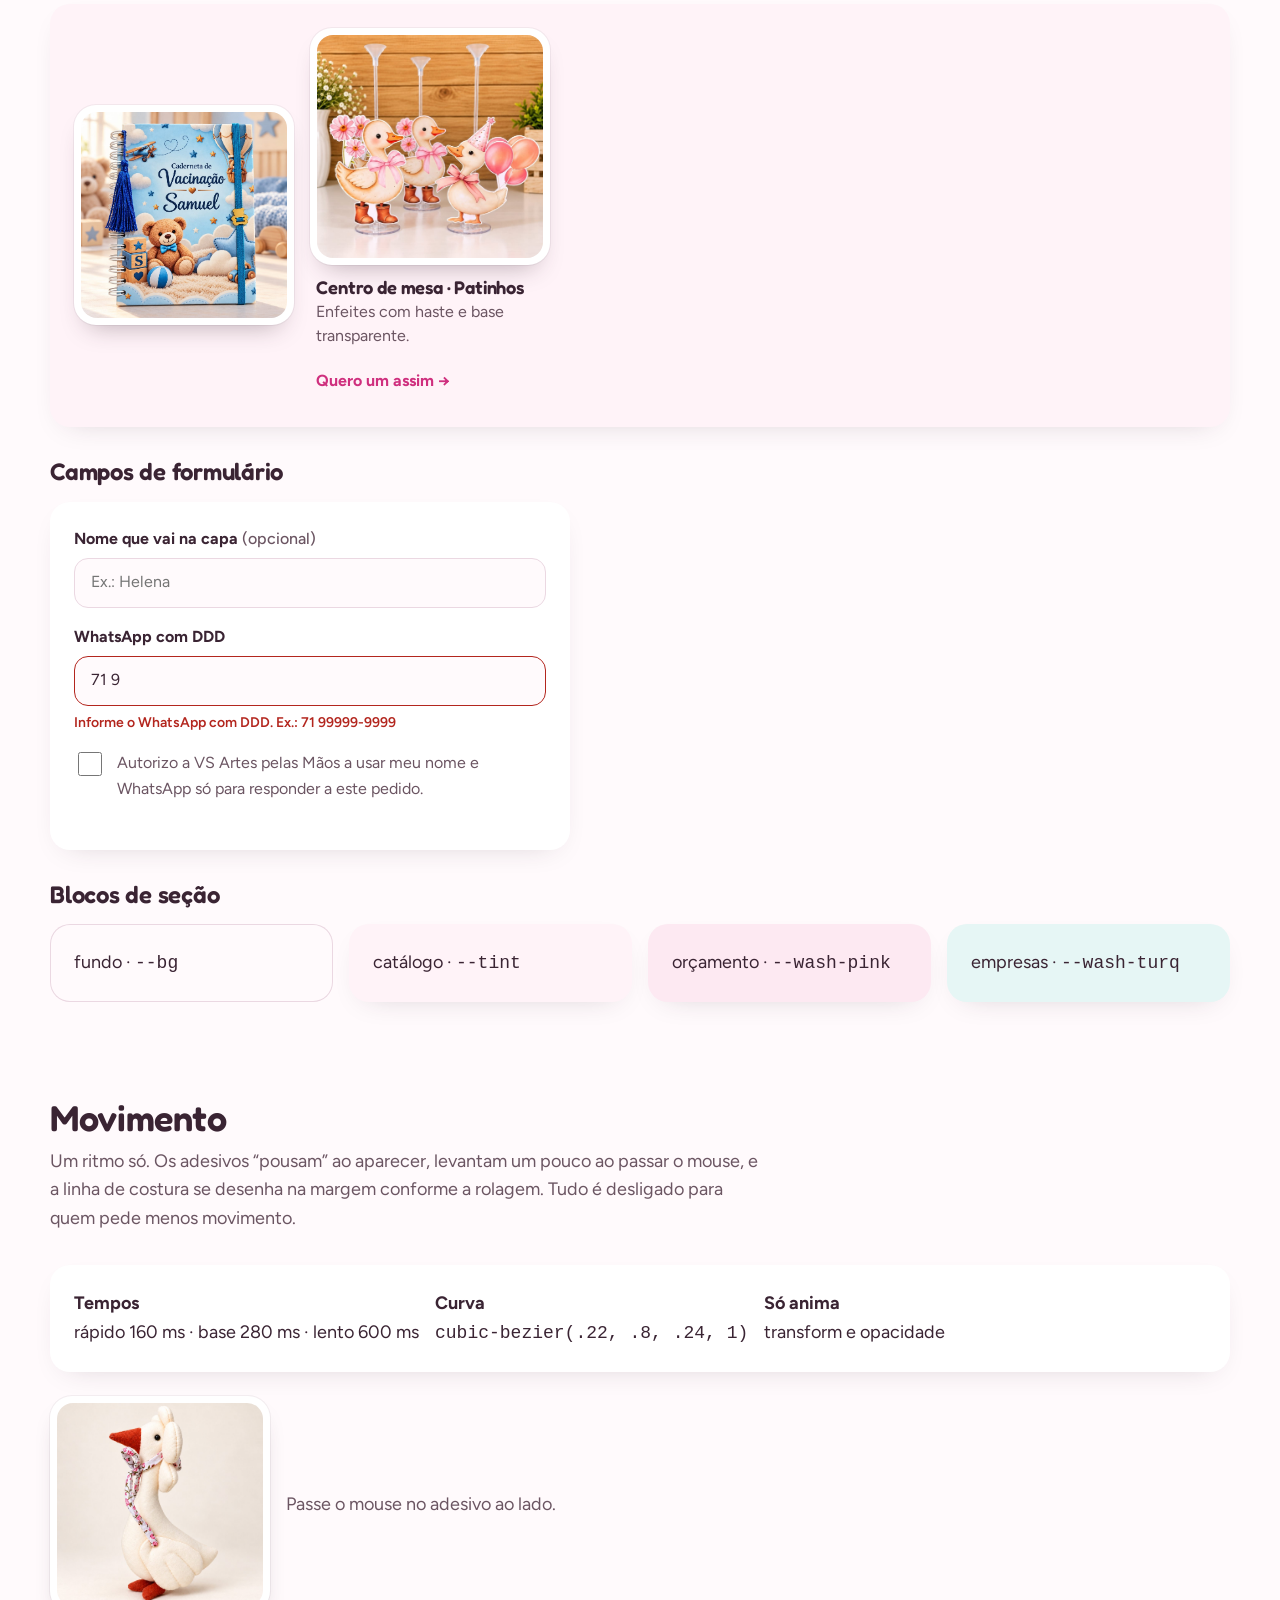
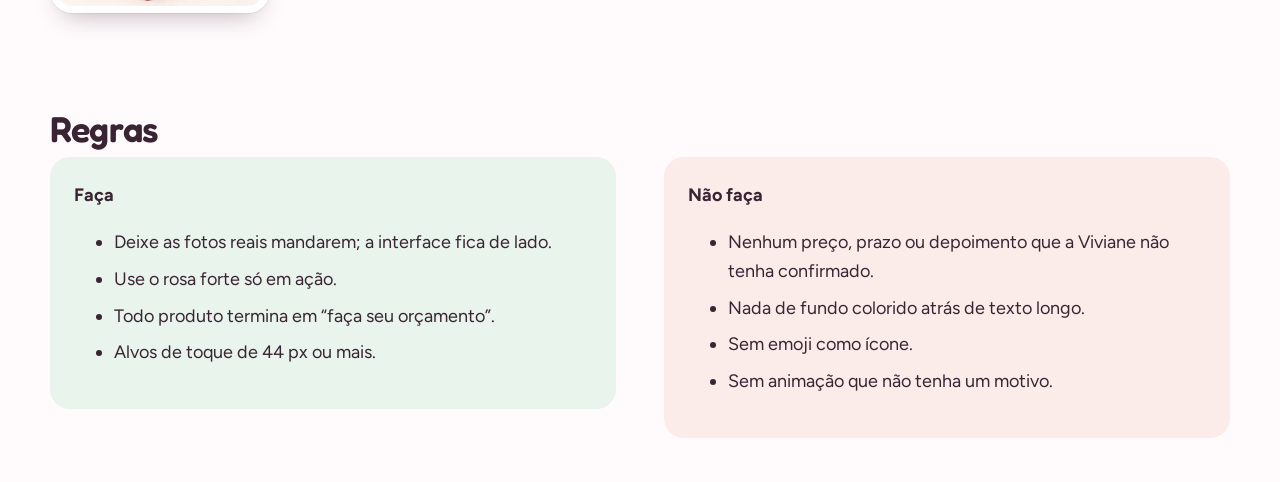
<file: site/design-system.html>
<!doctype html>
<html lang="pt-BR">
<head>
  <meta charset="utf-8">
  <meta name="viewport" content="width=device-width, initial-scale=1">
  <title>Design system · VS Artes pelas Mãos</title>
  <meta name="robots" content="noindex">
  <link rel="icon" type="image/png" href="assets/marca/favicon.png">
  <link rel="preconnect" href="https://fonts.googleapis.com">
  <link rel="preconnect" href="https://fonts.gstatic.com" crossorigin>
  <link href="https://fonts.googleapis.com/css2?family=Caveat:wght@600&family=Figtree:wght@400;500;600;700&family=Fredoka:wght@500;600&display=swap" rel="stylesheet">
  <link rel="stylesheet" href="css/tokens.css">
  <link rel="stylesheet" href="css/site.css">
  <style>
    .ds section { padding-block: var(--s-7); }
    .ds h2 { font-size: var(--fs-4); margin-bottom: var(--s-2); }
    .ds .sub { color: var(--ink-soft); margin-bottom: var(--s-6); max-width: 60ch; }
    .sw-grid { display: grid; grid-template-columns: repeat(auto-fill, minmax(190px, 1fr)); gap: var(--s-4); }
    .sw { border-radius: var(--r-md); overflow: hidden; background: var(--surface); box-shadow: var(--shadow-soft); }
    .sw .chip-c { height: 84px; display: flex; align-items: flex-end; padding: .6rem .8rem; font: 700 var(--fs-0)/1 var(--font-body); }
    .sw .meta { padding: .7rem .8rem .9rem; font-size: var(--fs-0); line-height: 1.45; }
    .sw code { font: 600 .8rem/1 ui-monospace, Consolas, monospace; }
    .sw .ratio { display: block; color: var(--ink-soft); }
    .ok { color: #17683a; font-weight: 700; } .no { color: #B3261E; font-weight: 700; }
    .row { display: flex; flex-wrap: wrap; gap: var(--s-4); align-items: center; }
    .box { background: var(--surface); padding: var(--s-5); border-radius: var(--r-md); box-shadow: var(--shadow-soft); }
    .type-spec { display: grid; gap: var(--s-4); }
    .type-spec > div { display: grid; grid-template-columns: 9rem 1fr; gap: var(--s-4); align-items: baseline; border-bottom: 1px dashed var(--line); padding-bottom: var(--s-3); }
    .type-spec small { color: var(--ink-soft); font-size: var(--fs-0); }
    .space-row { display: flex; align-items: center; gap: var(--s-4); margin-bottom: .5rem; font-size: var(--fs-0); }
    .space-row i { display: block; height: 14px; background: var(--pink); border-radius: 3px; }
    .demo-motion .sticker { width: 220px; }
    .rules li { margin-bottom: .5rem; }
    .dont, .do { padding: var(--s-5); border-radius: var(--r-md); }
    .dont { background: #FBECEA; }
    .do { background: #E8F4EC; }
  </style>
</head>
<body class="ds">
<header class="site-header"><div class="container">
  <a class="brand" href="index.html" aria-label="Voltar ao site"><img src="assets/marca/logo-sm.png" alt="VS arte pelas mãos"></a>
  <nav class="nav" aria-label="Design system"><a href="#cores">Cores</a><a href="#tipo">Tipografia</a><a href="#espaco">Espaço</a><a href="#componentes">Componentes</a><a href="#movimento">Movimento</a><a class="btn" href="index.html">Ver o site</a></nav>
</div></header>

<main class="container">
  <section>
    <p class="hand">proposta 1 · calma</p>
    <h1 style="font-size:var(--fs-5)">Design system</h1>
    <p class="lede" style="max-width:56ch;margin-top:var(--s-4)">Uma mesa de ateliê calma: branco-rosado e tinta ameixa, rosa-chiclete só onde há ação, fotos como adesivos recortados e uma linha de costura que costura a página. Tudo vive em <code>css/tokens.css</code> e <code>css/site.css</code>.</p>
  </section>

  <section id="cores">
    <h2>Cores</h2>
    <p class="sub">Tiradas da logo e suavizadas. A cor forte da marca fica nas ações e nos detalhes; os fundos são quase brancos. As razões de contraste abaixo são calculadas ao abrir a página.</p>
    <div class="sw-grid" id="swatches"></div>
  </section>

  <section id="tipo">
    <h2>Tipografia</h2>
    <p class="sub">Fredoka nos títulos (arredondada, parente do lettering da logo, mas mais calma), Figtree no texto corrido e Caveat só para notas à mão.</p>
    <div class="box type-spec">
      <div><small>Título 1 · Fredoka 600</small><h1>Peças com o seu nome</h1></div>
      <div><small>Título 2 · Fredoka 600</small><h2 style="font-size:var(--fs-5);margin:0">Tudo feito sob encomenda</h2></div>
      <div><small>Título 3 · Fredoka 600</small><h3>Cadernetas e agendas</h3></div>
      <div><small>Texto · Figtree 400</small><p>Você escolhe o tema, o nome e as cores. A gente cuida do resto, com capricho em cada detalhe.</p></div>
      <div><small>Apoio · Figtree 400</small><p class="muted">Texto de apoio em tinta suave, sempre acima de 6:1 de contraste.</p></div>
      <div><small>Nota · Caveat 600</small><p class="hand">com o nome de quem vai usar</p></div>
      <div><small>Destaque · pesponto</small><p style="font-size:var(--fs-4);font-family:var(--font-display);font-weight:600">O seu <span class="stitch-u">nome</span> na capa</p></div>
    </div>
  </section>

  <section id="espaco">
    <h2>Espaço, forma e sombra</h2>
    <p class="sub">Ritmo de 8 px. Cantos arredondados em três níveis. Uma única sombra para o “adesivo” e uma para quando ele levanta.</p>
    <div class="row" style="align-items:flex-start;gap:var(--s-8)">
      <div class="box">
        <div class="space-row"><i style="width:var(--s-1)"></i>--s-1 · 4</div>
        <div class="space-row"><i style="width:var(--s-2)"></i>--s-2 · 8</div>
        <div class="space-row"><i style="width:var(--s-4)"></i>--s-4 · 16</div>
        <div class="space-row"><i style="width:var(--s-5)"></i>--s-5 · 24</div>
        <div class="space-row"><i style="width:var(--s-6)"></i>--s-6 · 32</div>
        <div class="space-row"><i style="width:var(--s-7)"></i>--s-7 · 48</div>
        <div class="space-row"><i style="width:var(--s-8)"></i>--s-8 · 72</div>
      </div>
      <div class="row">
        <div class="box" style="border-radius:var(--r-sm);width:110px;height:80px">sm · 12</div>
        <div class="box" style="border-radius:var(--r-md);width:110px;height:80px">md · 20</div>
        <div class="box" style="border-radius:var(--r-lg);width:110px;height:80px">lg · 28</div>
        <div class="box" style="border-radius:var(--r-pill);width:110px;height:80px;display:grid;place-items:center">pílula</div>
      </div>
    </div>
  </section>

  <section id="componentes">
    <h2>Componentes</h2>

    <h3 style="margin:var(--s-6) 0 var(--s-4)">Botões</h3>
    <div class="row box">
      <button class="btn" type="button">Peça seu orçamento</button>
      <button class="btn btn--ghost" type="button">Falar no WhatsApp</button>
      <button class="btn btn--wa" type="button">Abrir o WhatsApp</button>
      <button class="btn" type="button" disabled>Enviando…</button>
    </div>
    <p class="sub" style="margin-top:var(--s-3)">Costura tracejada interna em todo botão. Um único botão principal por tela; o resto é contorno.</p>

    <h3 style="margin:var(--s-6) 0 var(--s-4)">Filtros</h3>
    <div class="row box"><button class="chip" aria-pressed="true">Todas</button><button class="chip" aria-pressed="false">Festa e decoração</button><button class="chip" aria-pressed="false">Arte em feltro</button></div>

    <h3 style="margin:var(--s-6) 0 var(--s-4)">Adesivo (foto com contorno)</h3>
    <div class="row box bg-tint" style="background:var(--tint)">
      <figure class="sticker" style="width:220px"><img src="assets/fotos/caderneta-vacinacao-ursinho.jpg" alt="Caderneta azul com ursinho"></figure>
      <figure class="piece" style="width:240px;margin:0"><div class="sticker"><img src="assets/fotos/festa-patinhos.jpg" alt="Patinhos de centro de mesa"></div>
        <figcaption><h3>Centro de mesa · Patinhos</h3><p>Enfeites com haste e base transparente.</p><button class="want" type="button">Quero um assim →</button></figcaption></figure>
    </div>

    <h3 style="margin:var(--s-6) 0 var(--s-4)">Campos de formulário</h3>
    <div class="box" style="max-width:520px">
      <div class="field"><label for="d1">Nome que vai na capa <span class="opt">(opcional)</span></label><input id="d1" placeholder="Ex.: Helena"></div>
      <div class="field"><label for="d2">WhatsApp com DDD</label><input id="d2" aria-invalid="true" value="71 9"><div class="err" role="alert">Informe o WhatsApp com DDD. Ex.: 71 99999-9999</div></div>
      <label class="check"><input type="checkbox"> <span>Autorizo a VS Artes pelas Mãos a usar meu nome e WhatsApp só para responder a este pedido.</span></label>
    </div>

    <h3 style="margin:var(--s-6) 0 var(--s-4)">Blocos de seção</h3>
    <div class="row">
      <div class="box" style="background:var(--bg);flex:1;min-width:200px;box-shadow:inset 0 0 0 1px var(--line)">fundo · <code>--bg</code></div>
      <div class="box" style="background:var(--tint);flex:1;min-width:200px">catálogo · <code>--tint</code></div>
      <div class="box" style="background:var(--wash-pink);flex:1;min-width:200px">orçamento · <code>--wash-pink</code></div>
      <div class="box" style="background:var(--wash-turq);flex:1;min-width:200px">empresas · <code>--wash-turq</code></div>
    </div>
  </section>

  <section id="movimento" class="demo-motion">
    <h2>Movimento</h2>
    <p class="sub">Um ritmo só. Os adesivos “pousam” ao aparecer, levantam um pouco ao passar o mouse, e a linha de costura se desenha na margem conforme a rolagem. Tudo é desligado para quem pede menos movimento.</p>
    <div class="row box">
      <div><strong>Tempos</strong><br>rápido 160 ms · base 280 ms · lento 600 ms</div>
      <div><strong>Curva</strong><br><code>cubic-bezier(.22, .8, .24, 1)</code></div>
      <div><strong>Só anima</strong><br>transform e opacidade</div>
    </div>
    <div class="row" style="margin-top:var(--s-5)"><figure class="sticker" style="width:220px"><img src="assets/fotos/feltro-ganso.jpg" alt="Ganso de feltro"></figure><p class="muted">Passe o mouse no adesivo ao lado.</p></div>
  </section>

  <section>
    <h2>Regras</h2>
    <div class="row" style="align-items:flex-start;gap:var(--s-7)">
      <div class="do" style="flex:1;min-width:260px"><strong>Faça</strong>
        <ul class="rules"><li>Deixe as fotos reais mandarem; a interface fica de lado.</li><li>Use o rosa forte só em ação.</li><li>Todo produto termina em “faça seu orçamento”.</li><li>Alvos de toque de 44 px ou mais.</li></ul></div>
      <div class="dont" style="flex:1;min-width:260px"><strong>Não faça</strong>
        <ul class="rules"><li>Nenhum preço, prazo ou depoimento que a Viviane não tenha confirmado.</li><li>Nada de fundo colorido atrás de texto longo.</li><li>Sem emoji como ícone.</li><li>Sem animação que não tenha um motivo.</li></ul></div>
    </div>
  </section>
</main>

<script>
(function () {
  function lum(h) { var c = [1, 3, 5].map(function (i) { var v = parseInt(h.substr(i, 2), 16) / 255; return v <= .03928 ? v / 12.92 : Math.pow((v + .055) / 1.055, 2.4); }); return .2126 * c[0] + .7152 * c[1] + .0722 * c[2]; }
  function ratio(a, b) { var x = lum(a), y = lum(b); return (Math.max(x, y) + .05) / (Math.min(x, y) + .05); }
  var cs = getComputedStyle(document.documentElement);
  var v = function (n) { return cs.getPropertyValue(n).trim(); };
  var list = [
    ["--ink", "Tinta", "texto principal", "--bg"], ["--ink-soft", "Tinta suave", "texto de apoio", "--bg"],
    ["--pink-strong", "Rosa de ação", "botões e links", "#FFFFFF", true], ["--pink", "Rosa da marca", "decoração", "--bg"],
    ["--pink-deep", "Rosa fundo", "hover do botão", "#FFFFFF", true], ["--turq-deep", "Turquesa texto", "rótulos na seção de empresas", "--wash-turq"],
    ["--turq", "Turquesa da marca", "decoração", "--bg"], ["--yellow", "Amarelo", "decoração", "--bg"], ["--lilac", "Lilás", "decoração", "--bg"], ["--leaf", "Verde-folha", "decoração", "--bg"],
    ["--bg", "Fundo", "página", "--ink"], ["--tint", "Rosado do catálogo", "onde o adesivo branco aparece", "--ink"],
    ["--wash-pink", "Orçamento", "fundo do formulário", "--ink"], ["--wash-turq", "Empresas", "fundo da seção", "--ink"],
    ["--wash-butter", "Manteiga", "reserva", "--ink"], ["--wash-lilac", "Lilás claro", "reserva", "--ink"]
  ];
  document.getElementById("swatches").innerHTML = list.map(function (c) {
    var hex = v(c[0]), ref = c[3].charAt(0) === "#" ? c[3] : v(c[3]), r = ratio(hex, ref);
    var onChip = lum(hex) > .35 ? "#3A2433" : "#FFFFFF";
    var deco = c[2] === "decoração" || c[2] === "reserva";
    var verdict = deco ? '<span class="ratio">só decorativo</span>' : '<span class="ratio ' + (r >= 4.5 ? "ok" : "no") + '">' + r.toFixed(1) + ":1 sobre " + (c[3].charAt(0) === "#" ? "branco" : c[3].replace("--", "")) + (r >= 4.5 ? " ✓ AA" : " ✗") + "</span>";
    return '<div class="sw"><div class="chip-c" style="background:' + hex + ";color:" + onChip + '">' + c[1] + '</div><div class="meta"><code>' + c[0] + " " + hex + "</code><br>" + c[2] + verdict + "</div></div>";
  }).join("");
})();
</script>
</body>
</html>
</file>
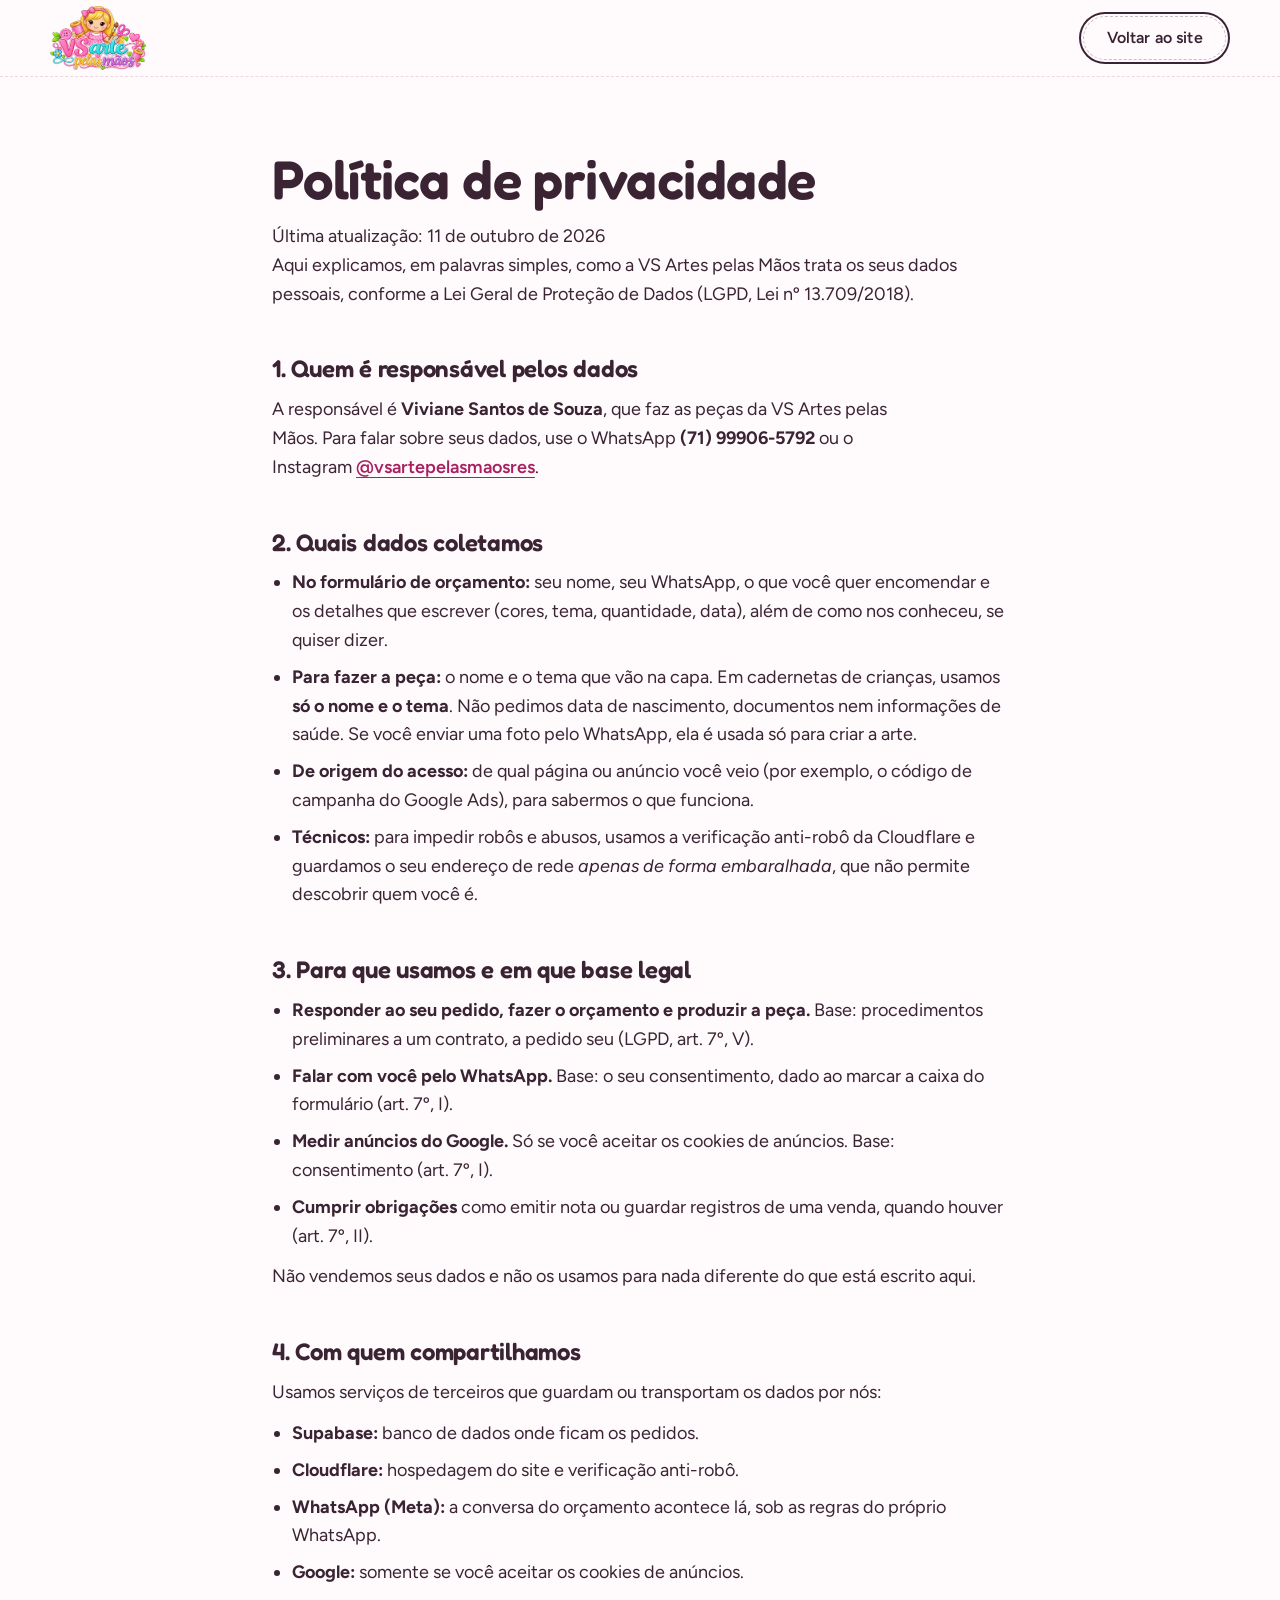
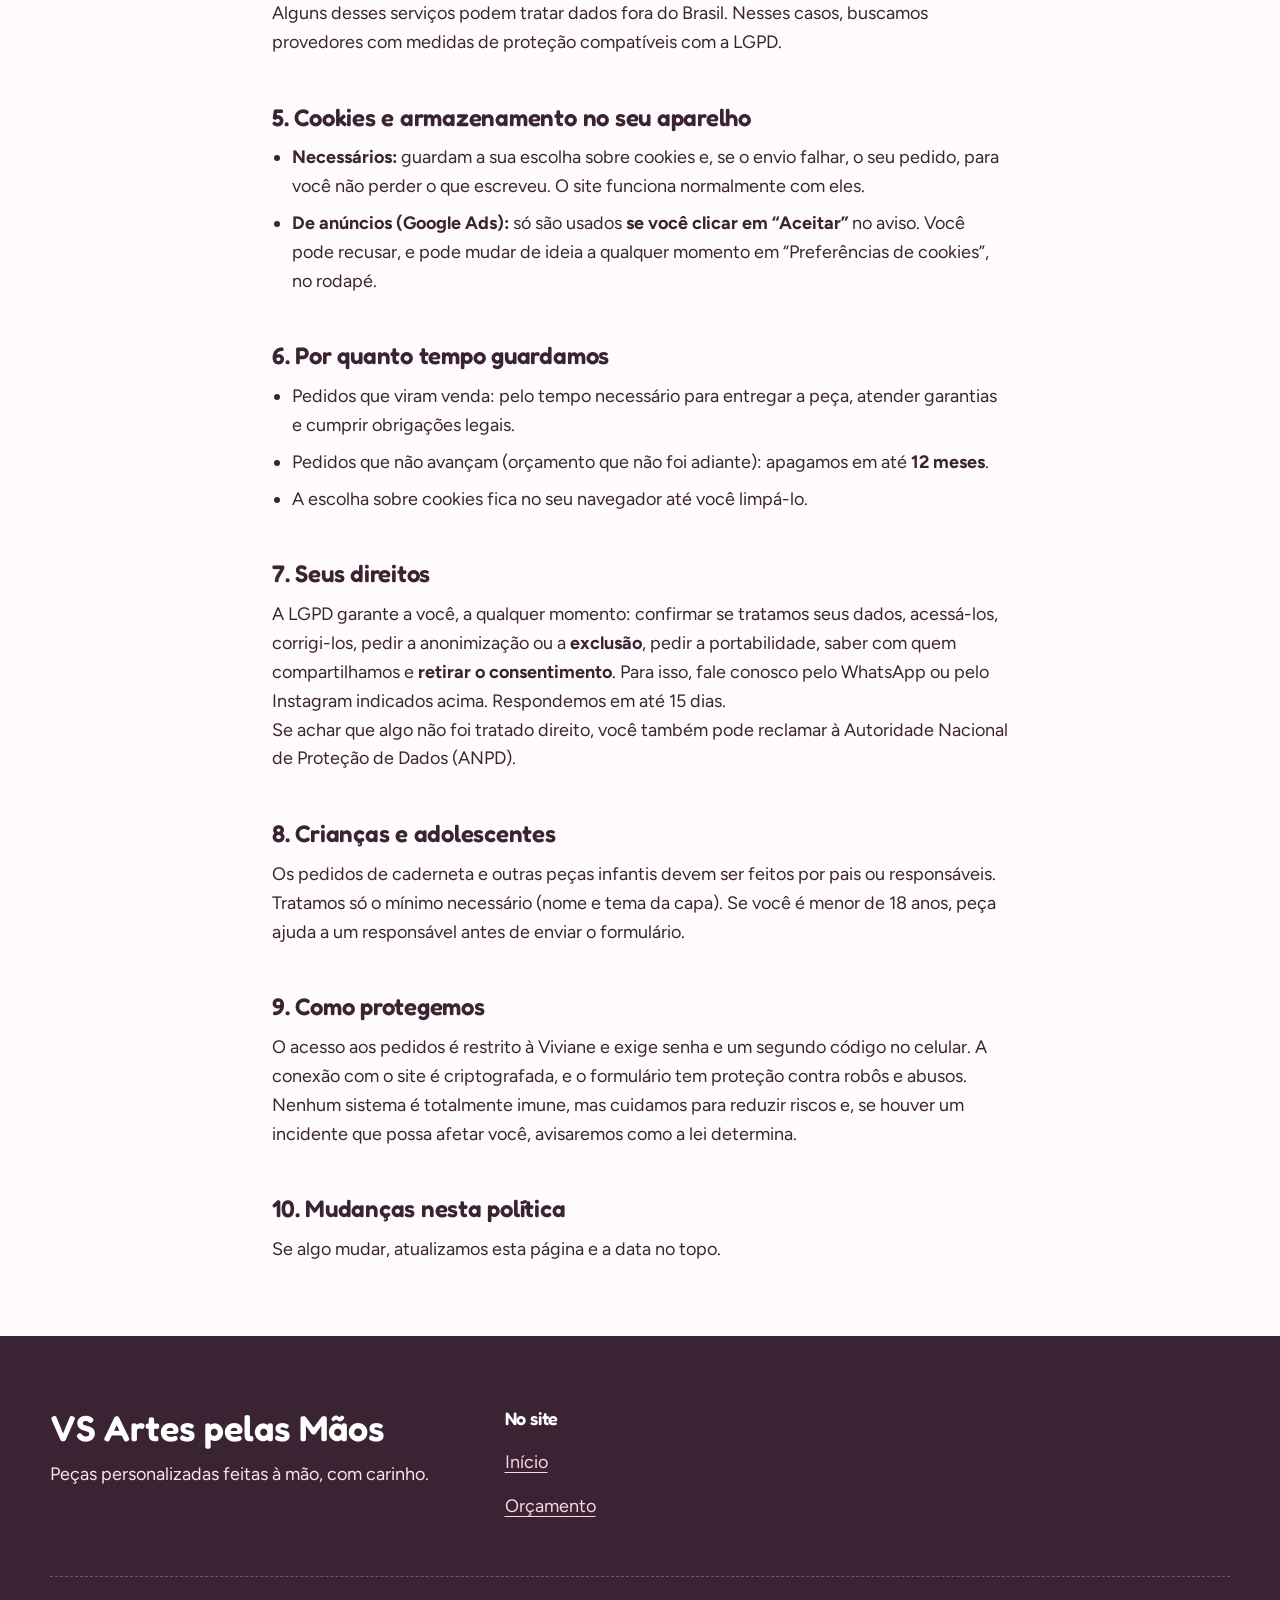
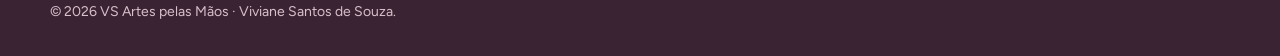
<file: site/privacidade.html>
<!doctype html>
<html lang="pt-BR">
<head>
  <meta name="robots" content="noindex, nofollow">
  <meta charset="utf-8">
  <meta name="viewport" content="width=device-width, initial-scale=1">
  <title>Política de privacidade · VS Artes pelas Mãos</title>
  <meta name="description" content="Como a VS Artes pelas Mãos cuida dos seus dados: o que coletamos, para quê, por quanto tempo e como pedir a exclusão.">
  <meta name="theme-color" content="#FFFAFC">
  <link rel="icon" type="image/png" href="assets/marca/favicon.png">
  <link rel="preconnect" href="https://fonts.googleapis.com">
  <link rel="preconnect" href="https://fonts.gstatic.com" crossorigin>
  <link href="https://fonts.googleapis.com/css2?family=Caveat:wght@600&family=Figtree:wght@400;500;600;700&family=Fredoka:wght@500;600&display=swap" rel="stylesheet">
  <link rel="stylesheet" href="css/tokens.css">
  <link rel="stylesheet" href="css/site.css">
</head>
<body>
<a class="skip" href="#conteudo">Pular para o conteúdo</a>
<header class="site-header">
  <div class="container">
    <a class="brand" href="index.html" aria-label="VS Artes pelas Mãos, voltar ao início"><img src="assets/marca/logo-sm.png" alt="VS arte pelas mãos" width="480" height="318"></a>
    <a class="btn btn--ghost" href="index.html">Voltar ao site</a>
  </div>
</header>

<main id="conteudo">
  <article class="container prose">
    <h1>Política de privacidade</h1>
    <p class="muted">Última atualização: 11 de outubro de 2026</p>
    <p>Aqui explicamos, em palavras simples, como a VS Artes pelas Mãos trata os seus dados pessoais, conforme a Lei Geral de Proteção de Dados (LGPD, Lei nº 13.709/2018).</p>

    <h2>1. Quem é responsável pelos dados</h2>
    <p>A responsável é <strong>Viviane Santos de Souza</strong>, que faz as peças da VS Artes pelas Mãos. Para falar sobre seus dados, use o WhatsApp <strong>(71) 99906-5792</strong> ou o Instagram <a href="https://instagram.com/vsartepelasmaosres" target="_blank" rel="noopener">@vsartepelasmaosres</a>.</p>

    <h2>2. Quais dados coletamos</h2>
    <ul>
      <li><strong>No formulário de orçamento:</strong> seu nome, seu WhatsApp, o que você quer encomendar e os detalhes que escrever (cores, tema, quantidade, data), além de como nos conheceu, se quiser dizer.</li>
      <li><strong>Para fazer a peça:</strong> o nome e o tema que vão na capa. Em cadernetas de crianças, usamos <strong>só o nome e o tema</strong>. Não pedimos data de nascimento, documentos nem informações de saúde. Se você enviar uma foto pelo WhatsApp, ela é usada só para criar a arte.</li>
      <li><strong>De origem do acesso:</strong> de qual página ou anúncio você veio (por exemplo, o código de campanha do Google Ads), para sabermos o que funciona.</li>
      <li><strong>Técnicos:</strong> para impedir robôs e abusos, usamos a verificação anti-robô da Cloudflare e guardamos o seu endereço de rede <em>apenas de forma embaralhada</em>, que não permite descobrir quem você é.</li>
    </ul>

    <h2>3. Para que usamos e em que base legal</h2>
    <ul>
      <li><strong>Responder ao seu pedido, fazer o orçamento e produzir a peça.</strong> Base: procedimentos preliminares a um contrato, a pedido seu (LGPD, art. 7º, V).</li>
      <li><strong>Falar com você pelo WhatsApp.</strong> Base: o seu consentimento, dado ao marcar a caixa do formulário (art. 7º, I).</li>
      <li><strong>Medir anúncios do Google.</strong> Só se você aceitar os cookies de anúncios. Base: consentimento (art. 7º, I).</li>
      <li><strong>Cumprir obrigações</strong> como emitir nota ou guardar registros de uma venda, quando houver (art. 7º, II).</li>
    </ul>
    <p>Não vendemos seus dados e não os usamos para nada diferente do que está escrito aqui.</p>

    <h2>4. Com quem compartilhamos</h2>
    <p>Usamos serviços de terceiros que guardam ou transportam os dados por nós:</p>
    <ul>
      <li><strong>Supabase:</strong> banco de dados onde ficam os pedidos.</li>
      <li><strong>Cloudflare:</strong> hospedagem do site e verificação anti-robô.</li>
      <li><strong>WhatsApp (Meta):</strong> a conversa do orçamento acontece lá, sob as regras do próprio WhatsApp.</li>
      <li><strong>Google:</strong> somente se você aceitar os cookies de anúncios.</li>
    </ul>
    <p>Alguns desses serviços podem tratar dados fora do Brasil. Nesses casos, buscamos provedores com medidas de proteção compatíveis com a LGPD.</p>

    <h2>5. Cookies e armazenamento no seu aparelho</h2>
    <ul>
      <li><strong>Necessários:</strong> guardam a sua escolha sobre cookies e, se o envio falhar, o seu pedido, para você não perder o que escreveu. O site funciona normalmente com eles.</li>
      <li><strong>De anúncios (Google Ads):</strong> só são usados <strong>se você clicar em “Aceitar”</strong> no aviso. Você pode recusar, e pode mudar de ideia a qualquer momento em “Preferências de cookies”, no rodapé.</li>
    </ul>

    <h2>6. Por quanto tempo guardamos</h2>
    <ul>
      <li>Pedidos que viram venda: pelo tempo necessário para entregar a peça, atender garantias e cumprir obrigações legais.</li>
      <li>Pedidos que não avançam (orçamento que não foi adiante): apagamos em até <strong>12 meses</strong>.</li>
      <li>A escolha sobre cookies fica no seu navegador até você limpá-lo.</li>
    </ul>

    <h2>7. Seus direitos</h2>
    <p>A LGPD garante a você, a qualquer momento: confirmar se tratamos seus dados, acessá-los, corrigi-los, pedir a anonimização ou a <strong>exclusão</strong>, pedir a portabilidade, saber com quem compartilhamos e <strong>retirar o consentimento</strong>. Para isso, fale conosco pelo WhatsApp ou pelo Instagram indicados acima. Respondemos em até 15 dias.</p>
    <p>Se achar que algo não foi tratado direito, você também pode reclamar à Autoridade Nacional de Proteção de Dados (ANPD).</p>

    <h2>8. Crianças e adolescentes</h2>
    <p>Os pedidos de caderneta e outras peças infantis devem ser feitos por pais ou responsáveis. Tratamos só o mínimo necessário (nome e tema da capa). Se você é menor de 18 anos, peça ajuda a um responsável antes de enviar o formulário.</p>

    <h2>9. Como protegemos</h2>
    <p>O acesso aos pedidos é restrito à Viviane e exige senha e um segundo código no celular. A conexão com o site é criptografada, e o formulário tem proteção contra robôs e abusos. Nenhum sistema é totalmente imune, mas cuidamos para reduzir riscos e, se houver um incidente que possa afetar você, avisaremos como a lei determina.</p>

    <h2>10. Mudanças nesta política</h2>
    <p>Se algo mudar, atualizamos esta página e a data no topo.</p>
  </article>
</main>

<footer class="site-footer">
  <div class="container">
    <div><p class="foot-name">VS Artes pelas Mãos</p><p>Peças personalizadas feitas à mão, com carinho.</p></div>
    <div><h3>No site</h3><ul><li><a href="index.html">Início</a></li><li><a href="index.html#orcamento">Orçamento</a></li></ul></div>
    <p class="legal">© <span id="ano">2026</span> VS Artes pelas Mãos · Viviane Santos de Souza.</p>
  </div>
</footer>
</body>
</html>
</file>
<file: site/css/tokens.css>
/* VS Artes pelas Mãos — design tokens
   Cores tiradas da logo e suavizadas: o rosa aparece forte só no que é ação,
   o resto é branco-rosado e tinta ameixa. */
:root {
  /* superfícies */
  --bg: #FFFAFC;
  --surface: #FFFFFF;
  --tint: #FFF3F8;        /* fundo onde o adesivo branco precisa aparecer */
  --wash-pink: #FDE9F2;
  --wash-turq: #E6F6F5;
  --wash-butter: #FFF5D3;
  --wash-lilac: #F4E8F7;

  /* texto */
  --ink: #3A2433;          /* ameixa escura, 13:1 sobre --bg */
  --ink-soft: #6B5562;     /* 6:1 sobre --bg */
  --line: #EBD8E2;

  /* marca (da logo) */
  --pink: #FA459B;
  --pink-strong: #CF2F7E;  /* texto branco sobre isto passa AA */
  --pink-deep: #A8205F;
  --turq: #36E6E4;
  --turq-deep: #0F6E6B;    /* turquesa legível como texto (5,4:1 sobre --wash-turq) */
  --yellow: #FACB33;
  --lilac: #C987D6;
  --leaf: #7FB80E;

  /* tipografia */
  --font-display: "Fredoka", "Trebuchet MS", system-ui, sans-serif;
  --font-body: "Figtree", system-ui, -apple-system, "Segoe UI", sans-serif;
  --font-hand: "Caveat", "Segoe Print", cursive;

  --fs-0: 0.875rem;
  --fs-1: 1rem;
  --fs-2: 1.125rem;
  --fs-3: clamp(1.25rem, 1.1rem + 0.6vw, 1.5rem);
  --fs-4: clamp(1.6rem, 1.3rem + 1.3vw, 2.25rem);
  --fs-5: clamp(2.1rem, 1.5rem + 2.6vw, 3.4rem);
  --fs-6: clamp(2.5rem, 1.6rem + 4vw, 4.4rem);

  /* espaçamento (ritmo de 8) */
  --s-1: 0.25rem; --s-2: 0.5rem; --s-3: 0.75rem; --s-4: 1rem; --s-5: 1.5rem;
  --s-6: 2rem; --s-7: 3rem; --s-8: 4.5rem; --s-9: 6.5rem;

  /* forma */
  --r-sm: 12px; --r-md: 20px; --r-lg: 28px; --r-pill: 999px;
  --shadow-sticker: 0 0 0 1px rgba(58, 36, 51, .06), 0 14px 26px -14px rgba(58, 36, 51, .38);
  --shadow-lift: 0 0 0 1px rgba(58, 36, 51, .07), 0 22px 34px -16px rgba(58, 36, 51, .42);
  --shadow-soft: 0 10px 30px -18px rgba(58, 36, 51, .25);

  /* movimento: um único ritmo para tudo */
  --ease: cubic-bezier(.22, .8, .24, 1);
  --t-fast: 160ms;
  --t-base: 280ms;
  --t-slow: 600ms;

  --container: 1180px;
  --gutter: clamp(1rem, 4vw, 2rem);
}
</file>
<file: painel/css/tokens.css>
/* VS Artes pelas Mãos — design tokens
   Cores tiradas da logo e suavizadas: o rosa aparece forte só no que é ação,
   o resto é branco-rosado e tinta ameixa. */
:root {
  /* superfícies */
  --bg: #FFFAFC;
  --surface: #FFFFFF;
  --tint: #FFF3F8;        /* fundo onde o adesivo branco precisa aparecer */
  --wash-pink: #FDE9F2;
  --wash-turq: #E6F6F5;
  --wash-butter: #FFF5D3;
  --wash-lilac: #F4E8F7;

  /* texto */
  --ink: #3A2433;          /* ameixa escura, 13:1 sobre --bg */
  --ink-soft: #6B5562;     /* 6:1 sobre --bg */
  --line: #EBD8E2;

  /* marca (da logo) */
  --pink: #FA459B;
  --pink-strong: #CF2F7E;  /* texto branco sobre isto passa AA */
  --pink-deep: #A8205F;
  --turq: #36E6E4;
  --turq-deep: #0F6E6B;    /* turquesa legível como texto (5,4:1 sobre --wash-turq) */
  --yellow: #FACB33;
  --lilac: #C987D6;
  --leaf: #7FB80E;

  /* tipografia */
  --font-display: "Fredoka", "Trebuchet MS", system-ui, sans-serif;
  --font-body: "Figtree", system-ui, -apple-system, "Segoe UI", sans-serif;
  --font-hand: "Caveat", "Segoe Print", cursive;

  --fs-0: 0.875rem;
  --fs-1: 1rem;
  --fs-2: 1.125rem;
  --fs-3: clamp(1.25rem, 1.1rem + 0.6vw, 1.5rem);
  --fs-4: clamp(1.6rem, 1.3rem + 1.3vw, 2.25rem);
  --fs-5: clamp(2.1rem, 1.5rem + 2.6vw, 3.4rem);
  --fs-6: clamp(2.5rem, 1.6rem + 4vw, 4.4rem);

  /* espaçamento (ritmo de 8) */
  --s-1: 0.25rem; --s-2: 0.5rem; --s-3: 0.75rem; --s-4: 1rem; --s-5: 1.5rem;
  --s-6: 2rem; --s-7: 3rem; --s-8: 4.5rem; --s-9: 6.5rem;

  /* forma */
  --r-sm: 12px; --r-md: 20px; --r-lg: 28px; --r-pill: 999px;
  --shadow-sticker: 0 0 0 1px rgba(58, 36, 51, .06), 0 14px 26px -14px rgba(58, 36, 51, .38);
  --shadow-lift: 0 0 0 1px rgba(58, 36, 51, .07), 0 22px 34px -16px rgba(58, 36, 51, .42);
  --shadow-soft: 0 10px 30px -18px rgba(58, 36, 51, .25);

  /* movimento: um único ritmo para tudo */
  --ease: cubic-bezier(.22, .8, .24, 1);
  --t-fast: 160ms;
  --t-base: 280ms;
  --t-slow: 600ms;

  --container: 1180px;
  --gutter: clamp(1rem, 4vw, 2rem);
}
</file>
<file: painel/css/painel.css>
/* Painel da Viviane. Superfície de trabalho: clara, direta, feita para o polegar.
   Só fontes do sistema (nada de terceiros) e a mesma paleta do site. */
:root { --font: system-ui, -apple-system, "Segoe UI", Roboto, sans-serif; --barra: 64px; }
*, *::before, *::after { box-sizing: border-box; }
html { -webkit-text-size-adjust: 100%; }
body { margin: 0; background: var(--bg); color: var(--ink); font: 400 1rem/1.5 var(--font); min-height: 100dvh; }
img { max-width: 100%; display: block; }
button, input, select, textarea { font: inherit; color: inherit; }
:focus-visible { outline: 3px solid var(--pink-strong); outline-offset: 2px; border-radius: 6px; }
h1, h2, h3 { margin: 0; line-height: 1.2; }
h1 { font-size: 1.5rem; } h2 { font-size: 1.25rem; } h3 { font-size: 1.05rem; }
.muted { color: var(--ink-soft); }
.erro { color: #B3261E; font-weight: 600; min-height: 1.2em; margin: .5rem 0 0; }

/* ---------- botões e campos ---------- */
.btn { min-height: 48px; padding: .7rem 1.2rem; border: 0; border-radius: 999px; background: var(--pink-strong); color: #fff; font-weight: 700; cursor: pointer; display: inline-flex; align-items: center; justify-content: center; gap: .5rem; text-decoration: none; }
.btn:hover { background: var(--pink-deep); }
.btn[disabled] { opacity: .6; cursor: progress; }
.btn--suave { background: transparent; color: var(--ink); box-shadow: inset 0 0 0 2px var(--line); }
.btn--suave:hover { background: var(--wash-pink); }
.btn--perigo { background: #B3261E; } .btn--perigo:hover { background: #8c1d17; }
.btn--mini { min-height: 44px; padding: .4rem .9rem; font-size: .9rem; }
.btn--wa { background: #1E8F4E; } .btn--wa:hover { background: #166f3b; }
.linha-botoes { display: flex; gap: .75rem; flex-wrap: wrap; justify-content: flex-end; margin-top: 1rem; }
.campo { display: grid; gap: .35rem; margin-bottom: 1rem; }
.campo label { font-weight: 700; font-size: .95rem; }
.campo small { color: var(--ink-soft); }
.campo input:not([type=checkbox]):not([type=file]), .campo select, .campo textarea { width: 100%; min-height: 50px; padding: .7rem .9rem; border: 1.5px solid var(--line); border-radius: 14px; background: var(--surface); }
.campo textarea { min-height: 96px; resize: vertical; }
.campo input:focus, .campo select:focus, .campo textarea:focus { outline: none; border-color: var(--pink-strong); box-shadow: 0 0 0 4px rgba(250, 69, 155, .18); }
.campo--check { display: flex; align-items: center; gap: .75rem; }
.campo--check input { width: 24px; height: 24px; accent-color: var(--pink-strong); }
.cols2 { display: grid; grid-template-columns: 1fr 1fr; gap: 0 1rem; }

/* ---------- entrada ---------- */
.entrada { min-height: 100dvh; display: grid; place-items: center; padding: 1.25rem; background: var(--tint); }
.entrada .cartao { width: min(100%, 430px); background: var(--surface); border-radius: var(--r-lg); padding: 1.75rem; box-shadow: var(--shadow-soft); }
.entrada img.logo { width: 150px; margin: 0 auto 1rem; }
.entrada h1 { margin-bottom: .5rem; text-align: center; }
.entrada p { margin: 0 0 1rem; }
.qr { background: #fff; border: 1.5px dashed var(--line); border-radius: 14px; padding: .75rem; width: 220px; height: 220px; margin: 0 auto 1rem; }
.segredo { font: 600 .9rem/1.4 ui-monospace, Consolas, monospace; word-break: break-all; background: var(--bg); padding: .6rem .8rem; border-radius: 10px; user-select: all; }

/* ---------- estrutura ---------- */
.topo { position: sticky; top: 0; z-index: 20; background: color-mix(in srgb, var(--bg) 92%, transparent); backdrop-filter: blur(8px); border-bottom: 1px dashed var(--line); }
.topo .in { max-width: 1100px; margin: 0 auto; padding: .5rem 1rem; display: flex; align-items: center; justify-content: space-between; gap: 1rem; min-height: 60px; }
.topo img { height: 44px; width: auto; }
.conteudo { max-width: 1100px; margin: 0 auto; padding: 1rem 1rem calc(var(--barra) + 2rem); }
.abas { position: fixed; left: 0; right: 0; bottom: 0; z-index: 20; background: var(--surface); border-top: 1px solid var(--line); display: grid; grid-template-columns: repeat(5, 1fr); padding-bottom: env(safe-area-inset-bottom, 0); }
.abas button { min-height: var(--barra); border: 0; background: none; font-weight: 700; color: var(--ink-soft); cursor: pointer; display: grid; place-items: center; gap: 2px; font-size: .85rem; }
.abas button[aria-current="page"] { color: var(--pink-strong); box-shadow: inset 0 3px 0 var(--pink-strong); }
.abas svg { width: 24px; height: 24px; }
.cabeca { display: flex; justify-content: space-between; align-items: center; gap: 1rem; flex-wrap: wrap; margin: .5rem 0 1rem; }
.subabas { display: flex; gap: .5rem; margin-bottom: 1rem; }
.subabas button { min-height: 44px; padding: .5rem 1.1rem; border-radius: 999px; border: 1.5px solid var(--line); background: var(--surface); font-weight: 700; cursor: pointer; }
.subabas button[aria-pressed="true"] { background: var(--ink); border-color: var(--ink); color: #fff; }
.cartao-lista { background: var(--surface); border-radius: var(--r-md); box-shadow: var(--shadow-soft); overflow: hidden; }
.linha { display: flex; align-items: center; gap: .9rem; padding: .8rem 1rem; border-bottom: 1px dashed var(--line); }
.linha:last-child { border-bottom: 0; }
.linha .info { flex: 1; min-width: 0; }
.linha .info strong, .linha .info span { display: block; overflow-wrap: anywhere; }
.linha .acoes { display: flex; gap: .4rem; flex-wrap: wrap; }
.miniatura { width: 64px; height: 64px; object-fit: cover; border-radius: 12px; background: var(--wash-pink); flex: none; }
.etiqueta { display: inline-block; padding: .15rem .6rem; border-radius: 999px; font-size: .8rem; font-weight: 700; background: var(--wash-pink); color: var(--pink-deep); }
.etiqueta--off { background: #eee; color: #555; }
.vazio { padding: 2rem 1rem; text-align: center; color: var(--ink-soft); }

/* ---------- pedidos (CRM) ---------- */
.quadro { display: grid; grid-auto-flow: column; grid-auto-columns: minmax(270px, 82vw); gap: .8rem; overflow-x: auto; scroll-snap-type: x mandatory; padding-bottom: .5rem; margin-inline: -1rem; padding-inline: 1rem; }
@media (min-width: 900px) { .quadro { grid-auto-columns: minmax(250px, 1fr); margin-inline: 0; padding-inline: 0; } }
.coluna { scroll-snap-align: start; background: var(--wash-pink); border-radius: var(--r-md); padding: .7rem; min-height: 120px; }
.coluna h3 { display: flex; justify-content: space-between; margin-bottom: .6rem; font-size: .95rem; }
.coluna h3 span { background: var(--surface); border-radius: 999px; padding: 0 .55rem; }
.pedido { display: block; width: 100%; text-align: left; background: var(--surface); border: 0; border-radius: 14px; padding: .75rem .85rem; margin-bottom: .5rem; box-shadow: 0 1px 0 rgba(58, 36, 51, .08); cursor: pointer; }
.pedido:hover { box-shadow: var(--shadow-sticker); }
.pedido strong, .pedido span { display: block; overflow-wrap: anywhere; }
.pedido .meta { color: var(--ink-soft); font-size: .85rem; }
.ficha { position: fixed; inset: 0; z-index: 40; background: var(--bg); overflow-y: auto; padding: 0 0 2rem; }
.ficha .in { max-width: 720px; margin: 0 auto; padding: 1rem; }
.ficha header { display: flex; align-items: center; gap: .75rem; margin-bottom: 1rem; }
.bloco { background: var(--surface); border-radius: var(--r-md); padding: 1rem; margin-bottom: .9rem; box-shadow: var(--shadow-soft); }
.bloco h3 { margin-bottom: .6rem; }
.mensagem { white-space: pre-wrap; overflow-wrap: anywhere; background: var(--bg); border: 1.5px dashed var(--line); border-radius: 12px; padding: .8rem; }
.etapas { display: flex; flex-wrap: wrap; gap: .4rem; }
.etapas button { min-height: 44px; padding: .4rem .9rem; border-radius: 999px; border: 1.5px solid var(--line); background: var(--surface); font-weight: 600; cursor: pointer; }
.etapas button[aria-pressed="true"] { background: var(--pink-strong); color: #fff; border-color: var(--pink-strong); }
.evento { padding: .5rem 0; border-bottom: 1px dashed var(--line); }
.evento small { color: var(--ink-soft); display: block; }
.chaves { display: grid; grid-template-columns: auto 1fr; gap: .25rem .9rem; margin: 0; }
.chaves dt { color: var(--ink-soft); } .chaves dd { margin: 0; overflow-wrap: anywhere; }

/* ---------- janelas e avisos ---------- */
.dialogo { border: 0; border-radius: var(--r-lg); padding: 1.4rem; width: min(92vw, 460px); box-shadow: 0 30px 60px -20px rgba(0, 0, 0, .5); }
.dialogo::backdrop { background: rgba(58, 36, 51, .55); }
.dialogo h2 { margin-bottom: .6rem; }
#avisos { position: fixed; left: 0; right: 0; bottom: calc(var(--barra) + 12px); z-index: 60; display: grid; gap: .5rem; justify-items: center; pointer-events: none; padding: 0 1rem; }
.aviso { background: var(--ink); color: #fff; padding: .7rem 1.1rem; border-radius: 14px; box-shadow: var(--shadow-soft); max-width: 460px; pointer-events: auto; }
.aviso--erro { background: #B3261E; }
@media (max-width: 560px) { .cols2 { grid-template-columns: 1fr; } .linha { align-items: flex-start; } }
@media (prefers-reduced-motion: reduce) { * { transition: none !important; animation: none !important; } }

/* utilitários (a política de segurança não permite style="" inline) */
.w100 { width: 100%; } .centro { text-align: center; }
.mt05 { margin-top: .5rem; } .mt075 { margin-top: .75rem; } .mt1 { margin-top: 1rem; } .mb1 { margin-bottom: 1rem; } .ml05 { margin-left: .5rem; } .m03 { margin: .3rem; }
.acoes-linha { display: flex; gap: .5rem; flex-wrap: wrap; }
.linha-pedido { margin: 0; border-radius: 0; box-shadow: none; border-bottom: 1px dashed var(--line); }
.foto-grande { width: 120px; height: 120px; margin-bottom: .75rem; }
.seletor { min-height: 48px; padding: .5rem .9rem; border-radius: 14px; border: 1.5px solid var(--line); background: var(--surface); }

/* telas estreitas: os botões descem para uma linha própria em vez de espremer o texto */
@media (max-width: 640px) {
  .linha { flex-wrap: wrap; }
  .linha .info { flex-basis: calc(100% - 80px); }
  .linha .acoes { flex-basis: 100%; }
  .linha .acoes .btn { flex: 1 1 auto; }
}

.linha .info span.etiqueta { display: inline-block; width: fit-content; }

/* ---------- abas: 5 itens cabem em 375 px ---------- */
.abas button { font-size: .72rem; padding: 0 2px; }
.abas svg { width: 22px; height: 22px; }

/* ---------- Resumo (BI) ---------- */
.alerta-entrega { display: flex; justify-content: space-between; align-items: center; gap: 1rem; width: 100%; min-height: 52px; padding: .7rem 1rem; margin-bottom: 1rem; border: 1.5px solid #E8B4AE; border-radius: var(--r-md); background: #FBECEA; color: #8c1d17; cursor: pointer; text-align: left; font-weight: 600; }
.alerta-entrega:hover { background: #F7DDD9; }
.kpis { display: grid; grid-template-columns: repeat(2, 1fr); gap: .75rem; margin-bottom: 1.25rem; }
@media (min-width: 760px) { .kpis { grid-template-columns: repeat(3, 1fr); } }
.kpi { background: var(--surface); border-radius: var(--r-md); padding: .9rem 1rem; box-shadow: var(--shadow-soft); display: grid; gap: .15rem; align-content: start; }
.kpi-rotulo { color: var(--ink-soft); font-size: .85rem; font-weight: 600; }
.kpi-valor { font-size: 1.7rem; line-height: 1.15; font-variant-numeric: tabular-nums; overflow-wrap: anywhere; }
.kpi-apoio { color: var(--ink-soft); font-size: .8rem; line-height: 1.35; }
.grafico { background: var(--surface); border-radius: var(--r-md); padding: 1rem; margin-bottom: 1rem; box-shadow: var(--shadow-soft); }
.grafico > h3 { margin-bottom: .2rem; }
.grafico > p { margin: 0 0 .75rem; font-size: .9rem; }
.duas-colunas { display: grid; gap: 1rem; }
@media (min-width: 760px) { .duas-colunas { grid-template-columns: 1fr 1fr; } }
.duas-colunas .grafico { margin-bottom: 0; }
.barras-h { list-style: none; margin: .5rem 0 0; padding: 0; display: grid; gap: .55rem; }
.barras-h li { display: grid; grid-template-columns: minmax(7.5rem, 38%) 1fr 2.2rem; align-items: center; gap: .6rem; }
.barras-h .rot { font-size: .9rem; overflow-wrap: anywhere; }
.barras-h .val { text-align: right; font-weight: 700; font-variant-numeric: tabular-nums; }
.trilho { display: block; height: 12px; border-radius: 0 6px 6px 0; background: var(--wash-pink); }
.preenche { display: block; height: 100%; width: var(--w, 0%); background: var(--pink-strong); border-radius: 0 6px 6px 0; min-width: 0; }
.preenche--neutra { background: var(--ink-soft); }
.g-semanas { width: 100%; height: auto; display: block; }
.g-semanas .col { fill: var(--pink-strong); fill-opacity: .55; }
.g-semanas .col--atual { fill-opacity: 1; }
.g-semanas .col--zero { fill: var(--line); }
.g-semanas .g-base { stroke: var(--line); stroke-width: 1; }
.g-semanas text { fill: var(--ink); font: 600 10px system-ui, sans-serif; }
.g-semanas .g-eixo { fill: var(--ink-soft); font-weight: 500; font-size: 9px; }
.g-semanas .g-eixo--forte { fill: var(--ink); font-weight: 700; }
.ver-tabela { margin-top: .75rem; font-size: .9rem; }
.ver-tabela summary { cursor: pointer; min-height: 44px; display: flex; align-items: center; color: var(--pink-deep); font-weight: 700; }
.ver-tabela table { width: 100%; border-collapse: collapse; }
.ver-tabela th, .ver-tabela td { text-align: left; padding: .35rem .25rem; border-bottom: 1px dashed var(--line); font-variant-numeric: tabular-nums; }
.nota-bi { font-size: .85rem; }

/* ---------- Agenda ---------- */
.selo { display: inline-block; width: fit-content; margin-top: .25rem; padding: .1rem .55rem; border-radius: 999px; font-size: .78rem; font-weight: 700; background: var(--wash-turq); color: var(--turq-deep); }
.selo--atraso { background: #FBECEA; color: #8c1d17; }
.bloco-atraso { box-shadow: inset 0 0 0 1.5px #E8B4AE, var(--shadow-soft); }
.calendario { background: var(--surface); border-radius: var(--r-md); padding: .75rem; margin-bottom: 1rem; box-shadow: var(--shadow-soft); }
.cal-topo { display: flex; align-items: center; justify-content: space-between; gap: .5rem; margin-bottom: .5rem; }

.cal-grade { display: grid; grid-template-columns: repeat(7, 1fr); gap: 4px; }
.cal-cab { text-align: center; font-size: .75rem; font-weight: 700; color: var(--ink-soft); text-transform: uppercase; padding: .25rem 0; }
.dia { position: relative; min-height: 48px; border: 1.5px solid transparent; border-radius: 12px; background: var(--bg); cursor: pointer; display: grid; place-items: center; padding: 0; font-variant-numeric: tabular-nums; }
.dia:hover { border-color: var(--pink); }
.dia--fora { opacity: .4; background: transparent; }
.dia--hoje { border-color: var(--ink); font-weight: 800; }
.dia--tem { background: var(--wash-pink); }
.dia--escolhido { background: var(--pink-strong); color: #fff; border-color: var(--pink-strong); }
.dia-qtd { position: absolute; top: 3px; right: 4px; min-width: 18px; height: 18px; padding: 0 4px; border-radius: 999px; background: var(--ink); color: #fff; font-size: .68rem; font-weight: 700; display: grid; place-items: center; }
.dia--escolhido .dia-qtd { background: #fff; color: var(--pink-deep); }
.legenda-cal { font-size: .8rem; margin: .6rem 0 0; }

/* linha de lista clicável: informação à esquerda, etapa à direita, etiqueta sem esticar */
.linha.pedido { display: flex; align-items: center; justify-content: space-between; gap: .8rem; text-align: left; }
.linha.pedido .info { flex: 1; min-width: 0; }
.pedido .etiqueta, .pedido .selo { display: inline-block; width: fit-content; }
.linha.pedido .etiqueta { flex: none; white-space: nowrap; }

.grafico .cartao-lista { box-shadow: none; background: transparent; }
</file>
<file: painel/css/demo.css>
.faixa-demo { background: #3A2433; color: #fff; padding: .55rem 1rem; text-align: center; font-size: .85rem; line-height: 1.4; }
.faixa-demo strong { color: #FFD3E8; letter-spacing: .04em; }
</file>
<file: site/css/site.css>
/* VS Artes pelas Mãos — componentes e layout. Depende de tokens.css */
*, *::before, *::after { box-sizing: border-box; }
html { scroll-behavior: smooth; -webkit-text-size-adjust: 100%; }
body {
  margin: 0; background: var(--bg); color: var(--ink);
  font: 400 var(--fs-2)/1.6 var(--font-body);
  -webkit-font-smoothing: antialiased; text-rendering: optimizeLegibility;
}
img { max-width: 100%; display: block; height: auto; }
a { color: inherit; }
:focus-visible { outline: 3px solid var(--pink-strong); outline-offset: 3px; border-radius: 6px; }
.skip { position: absolute; left: -999px; top: 8px; background: var(--ink); color: #fff; padding: 10px 16px; border-radius: 8px; z-index: 100; }
.skip:focus { left: 8px; }
.container { width: min(100% - 2 * var(--gutter), var(--container)); margin-inline: auto; }
.sr { position: absolute; width: 1px; height: 1px; overflow: hidden; clip: rect(0 0 0 0); white-space: nowrap; }

/* ---------- tipografia ---------- */
h1, h2, h3 { font-family: var(--font-display); font-weight: 600; line-height: 1.12; margin: 0; letter-spacing: -0.01em; text-wrap: balance; }
h1 { font-size: var(--fs-6); }
h2 { font-size: var(--fs-5); }
h3 { font-size: var(--fs-3); }
p { margin: 0; text-wrap: pretty; }
.lede { font-size: var(--fs-3); line-height: 1.5; color: var(--ink-soft); max-width: 34ch; }
.hand { font-family: var(--font-hand); font-size: 1.75rem; line-height: 1; color: var(--pink-strong); }
.kicker { display: inline-flex; align-items: center; gap: .6rem; margin-bottom: var(--s-4); }
.muted { color: var(--ink-soft); }

/* sublinhado de pesponto: a marca registrada da página */
.stitch-u {
  background: repeating-linear-gradient(90deg, var(--pink) 0 8px, transparent 8px 14px) 0 100% / 100% 3px no-repeat;
  padding-bottom: .12em;
}

/* ---------- botões ---------- */
.btn {
  --bg-btn: var(--pink-strong); --fg-btn: #fff;
  position: relative; display: inline-flex; align-items: center; justify-content: center; gap: .6rem;
  min-height: 52px; padding: .85rem 1.7rem; border: 0; border-radius: var(--r-pill);
  background: var(--bg-btn); color: var(--fg-btn); cursor: pointer; text-decoration: none;
  font: 600 var(--fs-1)/1 var(--font-body); letter-spacing: .01em;
  transition: transform var(--t-fast) var(--ease), box-shadow var(--t-base) var(--ease), background var(--t-fast);
  box-shadow: 0 8px 18px -10px var(--pink-deep);
}
.btn::after { /* costura interna */
  content: ""; position: absolute; inset: 4px; border-radius: inherit; pointer-events: none;
  border: 1.5px dashed rgba(255, 255, 255, .55);
}
.btn:hover { transform: translateY(-2px); box-shadow: 0 14px 22px -12px var(--pink-deep); background: var(--pink-deep); }
.btn:active { transform: translateY(0); }
.btn--ghost { --bg-btn: transparent; --fg-btn: var(--ink); box-shadow: inset 0 0 0 2px var(--ink); }
.btn--ghost::after { border-color: rgba(58, 36, 51, .28); }
.btn--ghost:hover { background: var(--ink); color: #fff; box-shadow: inset 0 0 0 2px var(--ink); }
.btn--ghost:hover::after { border-color: rgba(255, 255, 255, .45); }
.btn--wa { --bg-btn: #1E8F4E; box-shadow: 0 8px 18px -10px #0d5a2f; }
.btn--wa:hover { background: #166f3b; }
.btn svg { width: 20px; height: 20px; flex: none; }
.btn[disabled] { opacity: .6; cursor: progress; }

.chip {
  min-height: 44px; padding: .55rem 1.1rem; border-radius: var(--r-pill); cursor: pointer;
  border: 1.5px solid var(--line); background: var(--surface); color: var(--ink);
  font: 600 var(--fs-0)/1 var(--font-body);
  transition: background var(--t-fast), border-color var(--t-fast), color var(--t-fast), transform var(--t-fast) var(--ease);
}
.chip:hover { border-color: var(--pink); transform: translateY(-1px); }
.chip[aria-pressed="true"] { background: var(--ink); border-color: var(--ink); color: #fff; }

/* ---------- adesivo (foto com contorno branco recortado) ---------- */
.sticker {
  margin: 0; background: #fff; padding: 7px; border-radius: 22px;
  box-shadow: var(--shadow-sticker);
  transition: transform var(--t-base) var(--ease), box-shadow var(--t-base) var(--ease);
}
.sticker img { border-radius: 16px; width: 100%; }
a.sticker, .sticker.is-link { display: block; }
@media (hover: hover) {
  .sticker:hover { transform: translateY(-6px) rotate(var(--tilt-hover, -1deg)); box-shadow: var(--shadow-lift); }
}

/* ---------- cabeçalho ---------- */
.site-header {
  position: sticky; top: 0; z-index: 40;
  background: color-mix(in srgb, var(--bg) 90%, transparent);
  backdrop-filter: blur(10px); -webkit-backdrop-filter: blur(10px);
  border-bottom: 1px dashed var(--line);
}
.site-header .container { display: flex; align-items: center; justify-content: space-between; gap: var(--s-4); min-height: 76px; }
.brand img { height: 64px; width: auto; }
.nav { display: flex; align-items: center; gap: var(--s-5); }
.nav a:not(.btn) { text-decoration: none; font-weight: 600; font-size: var(--fs-1); padding: .5rem .1rem; position: relative; }
.nav a:not(.btn)::after {
  content: ""; position: absolute; left: 0; right: 0; bottom: 2px; height: 3px;
  background: repeating-linear-gradient(90deg, var(--pink) 0 6px, transparent 6px 11px);
  transform: scaleX(0); transform-origin: left; transition: transform var(--t-base) var(--ease);
}
.nav a:not(.btn):hover::after, .nav a[aria-current="true"]::after { transform: scaleX(1); }
.nav .btn { min-height: 46px; padding: .6rem 1.3rem; }
.menu-btn { display: none; min-width: 48px; min-height: 48px; border: 1.5px solid var(--line); background: var(--surface); border-radius: 14px; cursor: pointer; }
.menu-btn span { display: block; width: 20px; height: 2px; background: var(--ink); margin: 4px auto; border-radius: 2px; }

/* ---------- seções ---------- */
main { position: relative; }
[id] { scroll-margin-top: 88px; } /* o cabeçalho fixo não cobre o título ao navegar */
section { position: relative; z-index: 1; padding-block: var(--s-9); }
.section-head { max-width: 40rem; margin-bottom: var(--s-7); }
.section-head p { margin-top: var(--s-4); color: var(--ink-soft); font-size: var(--fs-3); line-height: 1.5; }
.bg-tint { background: var(--tint); }
.bg-turq { background: var(--wash-turq); }
.bg-pink { background: var(--wash-pink); }
.cut { /* divisória de linha de corte */
  height: 0; border: 0; border-top: 2px dashed var(--line); margin: 0;
}

/* ---------- hero ---------- */
.hero { padding-block: var(--s-7) var(--s-8); overflow: clip; }
.hero .container { display: grid; grid-template-columns: .85fr 1.15fr; gap: var(--s-7); align-items: start; }
.hero h1 { margin-bottom: var(--s-5); }
.hero .lede { margin-bottom: var(--s-6); }
.hero .actions { display: flex; flex-wrap: wrap; gap: var(--s-3); }
.hero .tags { margin: var(--s-5) 0 0; padding: 0; list-style: none; display: flex; flex-wrap: wrap; gap: 0 1.1rem; font-weight: 600; font-size: var(--fs-0); }
.hero .tags a { display: inline-flex; align-items: center; min-height: 44px; color: var(--ink-soft); text-decoration: underline; text-decoration-style: dashed; text-decoration-color: var(--pink); text-underline-offset: 6px; text-decoration-thickness: 2px; }
.hero .tags a:hover { color: var(--pink-deep); }
.fan { margin-top: var(--s-6); display: grid; grid-template-columns: repeat(5, 1fr); gap: var(--s-3); }
/* computador: só 2 fileiras (7 peças), para caber na primeira tela sem nada coberto */
.fan .sticker:nth-child(6), .fan .sticker:nth-child(8) { display: none; }
.fan .sticker { position: relative; transform: rotate(var(--r)); padding: 5px; border-radius: 18px; }
.fan .sticker.big { grid-column: 1 / span 2; grid-row: 1 / span 2; padding: 7px; border-radius: 24px; }
.fan .sticker img { width: 100%; height: 100%; aspect-ratio: 1 / 1; object-fit: cover; border-radius: 13px; display: block; }
.fan .sticker.big img { border-radius: 18px; }
.hero .pontos { list-style: none; margin: var(--s-6) 0 0; padding: var(--s-4) 0 0; border-top: 1px dashed var(--line); display: grid; gap: .55rem; font-size: var(--fs-0); color: var(--ink-soft); }
.hero .pontos strong { color: var(--ink); }
.fan .tag { position: absolute; left: 10px; bottom: 10px; padding: .25rem .6rem; border-radius: var(--r-pill); background: rgba(255,255,255,.94); color: var(--ink); font: 700 .78rem/1 var(--font-body); letter-spacing: .02em; box-shadow: 0 2px 8px -2px rgba(58,36,51,.3); pointer-events: none; }
@media (hover: hover) {
  .fan .sticker:hover { transform: translateY(-8px) rotate(calc(var(--r) + 1.5deg)); z-index: 5; }
}

/* ---------- galeria "Mais do ateliê" ---------- */
.mosaic { list-style: none; margin: 0; padding: 0; display: grid; grid-template-columns: repeat(4, 1fr); gap: var(--s-4); }
.mosaic button { display: block; width: 100%; padding: 6px; border: 0; background: var(--surface); border-radius: 22px; cursor: zoom-in; box-shadow: 0 10px 26px -18px rgba(58,36,51,.45); transition: transform var(--t-fast, .2s) var(--ease); }
.mosaic img { display: block; width: 100%; aspect-ratio: 1 / 1; object-fit: cover; border-radius: 17px; }
@media (hover: hover) { .mosaic button:hover { transform: translateY(-4px) rotate(-.8deg); } }
.lightbox { border: 0; padding: 0; background: transparent; max-width: none; max-height: none; width: 100%; height: 100%; }
.lightbox::backdrop { background: rgba(40,24,34,.88); }
.lightbox[open] { display: flex; align-items: center; justify-content: center; }
.lightbox img { max-width: min(92vw, 820px); max-height: 82vh; border-radius: 18px; background: #fff; }
.lb-close, .lb-nav { position: absolute; width: 48px; height: 48px; border-radius: 50%; border: 0; background: rgba(255,255,255,.95); color: var(--ink); font-size: 1.8rem; line-height: 1; cursor: pointer; }
.lb-close { top: 16px; right: 16px; }
.lb-prev { left: 12px; } .lb-next { right: 12px; }
.lb-nav { top: 50%; transform: translateY(-50%); }
@media (max-width: 1000px) { .mosaic { grid-template-columns: repeat(3, 1fr); } }
@media (max-width: 760px) { .mosaic { grid-template-columns: repeat(2, 1fr); gap: var(--s-3); } .mosaic button { border-radius: 18px; padding: 5px; } .mosaic img { border-radius: 13px; } .lb-prev { left: 4px; } .lb-next { right: 4px; } }

/* ---------- categorias ---------- */
.cats { display: grid; grid-template-columns: repeat(4, 1fr); gap: var(--s-5); }
.cat { text-decoration: none; display: flex; flex-direction: column; gap: var(--s-4); }
.cat .sticker { aspect-ratio: 1 / 1; overflow: hidden; }
.cat .sticker img { height: 100%; object-fit: cover; }
.cat h3 { font-size: var(--fs-3); }
.cat p { color: var(--ink-soft); font-size: var(--fs-1); }
.cat .more { font-weight: 700; color: var(--pink-strong); font-size: var(--fs-1); }
.cat:hover .more { text-decoration: underline; text-decoration-style: dashed; text-underline-offset: 5px; }

/* ---------- galeria ---------- */
.filters { display: flex; flex-wrap: wrap; gap: .6rem; margin-bottom: var(--s-6); }
.gallery { columns: 3; column-gap: var(--s-5); }
.piece { break-inside: avoid; margin: 0 0 var(--s-5); display: block; }
.piece[hidden] { display: none; }
.piece figcaption { padding: var(--s-3) .4rem 0; }
.piece h3 { font-size: 1.15rem; }
.piece p { color: var(--ink-soft); font-size: var(--fs-1); line-height: 1.45; margin-top: .2rem; }
.piece .want { margin-top: var(--s-3); font-weight: 700; color: var(--pink-strong); background: none; border: 0; padding: .6rem 0; min-height: 44px; cursor: pointer; font-family: var(--font-body); font-size: var(--fs-1); }
.piece .want:hover { text-decoration: underline; text-decoration-style: dashed; text-underline-offset: 5px; }
.gallery-note { margin-top: var(--s-6); color: var(--ink-soft); }

/* ---------- como funciona ---------- */
.steps { display: grid; grid-template-columns: repeat(3, 1fr); gap: var(--s-6); counter-reset: step; list-style: none; padding: 0; margin: 0; }
.steps li { position: relative; padding-top: 4.4rem; }
.steps li::before {
  counter-increment: step; content: counter(step);
  position: absolute; top: 0; left: 0; width: 52px; height: 52px; display: grid; place-items: center;
  font: 600 1.5rem/1 var(--font-display); color: var(--pink-strong);
  border-radius: 50%; background: var(--surface); box-shadow: 0 0 0 2px var(--surface), 0 0 0 4px var(--pink);
}
.steps li::after { /* linha de costura ligando os passos */
  content: ""; position: absolute; top: 26px; left: 70px; right: -1rem; height: 0; border-top: 2px dashed var(--pink);
}
.steps li:last-child::after { display: none; }
.steps h3 { margin-bottom: var(--s-2); }
.steps p { color: var(--ink-soft); }

/* ---------- empresas ---------- */
.biz { display: grid; grid-template-columns: 1.1fr 1fr; gap: var(--s-8); align-items: center; }
.biz ul { margin: var(--s-5) 0 var(--s-6); padding: 0; list-style: none; display: grid; grid-template-columns: 1fr 1fr; gap: .6rem var(--s-5); }
.biz li { padding-left: 1.6rem; position: relative; font-weight: 600; }
.biz li::before { content: ""; position: absolute; left: 0; top: .55em; width: 12px; height: 12px; border-radius: 50%; border: 2.5px solid var(--turq-deep); }
.biz .pair { position: relative; aspect-ratio: 1 / .9; }
.biz .pair .sticker { position: absolute; width: 62%; }
.biz .pair .sticker:nth-child(1) { left: 0; top: 0; transform: rotate(-4deg); }
.biz .pair .sticker:nth-child(2) { right: 0; bottom: 0; width: 56%; transform: rotate(4deg); }

/* ---------- sobre ---------- */
.about { display: grid; grid-template-columns: .9fr 1.1fr; gap: var(--s-8); align-items: center; }
.about .logo-big { width: min(100%, 460px); margin-inline: auto; filter: drop-shadow(0 18px 24px rgba(58, 36, 51, .18)); }
.about blockquote { margin: var(--s-5) 0; padding: 0 0 0 var(--s-5); border-left: 3px dashed var(--pink); font-size: var(--fs-3); line-height: 1.5; }
.about cite { display: block; margin-top: var(--s-3); font-style: normal; font-weight: 700; font-size: var(--fs-1); color: var(--ink-soft); }

/* ---------- formulário ---------- */
.quote { display: grid; grid-template-columns: .8fr 1.2fr; gap: var(--s-8); align-items: start; }
.quote .intro p { margin-top: var(--s-4); color: var(--ink-soft); font-size: var(--fs-3); line-height: 1.5; }
.quote .intro .alt { margin-top: var(--s-6); font-size: var(--fs-1); }
.form-card {
  background: var(--surface); border-radius: var(--r-lg); padding: clamp(1.25rem, 3vw, 2.25rem);
  box-shadow: var(--shadow-soft); position: relative;
  outline: 2px dashed var(--line); outline-offset: -10px;
}
.form-card fieldset { border: 0; margin: 0 0 var(--s-5); padding: 0; min-width: 0; }
.form-card legend { font: 600 var(--fs-3)/1.2 var(--font-display); margin-bottom: var(--s-4); padding: 0; }
.field { display: grid; gap: .4rem; margin-bottom: var(--s-4); }
.field label { font-weight: 700; font-size: var(--fs-1); }
.field .opt { font-weight: 500; color: var(--ink-soft); }
.field input, .field select, .field textarea {
  width: 100%; min-height: 50px; padding: .75rem 1rem; border-radius: 14px;
  border: 1.5px solid var(--line); background: var(--bg); color: var(--ink);
  font: 400 1rem/1.4 var(--font-body); transition: border-color var(--t-fast), box-shadow var(--t-fast);
}
.field textarea { min-height: 110px; resize: vertical; }
.field input:focus, .field select:focus, .field textarea:focus { outline: none; border-color: var(--pink-strong); box-shadow: 0 0 0 4px rgba(250, 69, 155, .18); }
.field input[aria-invalid="true"], .field select[aria-invalid="true"] { border-color: #B3261E; }
.field .err { color: #B3261E; font-size: var(--fs-0); font-weight: 600; min-height: 0; }
.cols2 { display: grid; grid-template-columns: 1fr 1fr; gap: 0 var(--s-4); }
#dyn { display: grid; grid-template-columns: 1fr 1fr; gap: 0 var(--s-4); }
#dyn .field { animation: pop var(--t-base) var(--ease) both; }
#dyn .field.wide, #dyn .field:only-child { grid-column: 1 / -1; }
.check { display: flex; gap: .75rem; align-items: flex-start; margin: var(--s-4) 0 var(--s-5); font-size: var(--fs-1); color: var(--ink-soft); }
.check input { width: 24px; height: 24px; flex: none; accent-color: var(--pink-strong); margin-top: .1rem; }
.check a { color: var(--pink-deep); font-weight: 600; }
.submit-row { display: flex; flex-wrap: wrap; gap: var(--s-4); align-items: center; }
.fine { font-size: var(--fs-0); color: var(--ink-soft); }
.done { display: none; text-align: left; }
.done.show { display: block; animation: pop var(--t-slow) var(--ease) both; }
.done h3 { font-size: var(--fs-4); margin-bottom: var(--s-3); }
.done pre { white-space: pre-wrap; font: 400 var(--fs-1)/1.5 var(--font-body); background: var(--bg); border: 1.5px dashed var(--line); border-radius: 14px; padding: var(--s-4); margin: var(--s-4) 0 var(--s-5); }

/* ---------- rodapé ---------- */
.site-footer { background: var(--ink); color: #F6E7EE; padding-block: var(--s-8) var(--s-6); position: relative; z-index: 1; }
.site-footer .container { display: grid; grid-template-columns: 1.2fr 1fr 1fr; gap: var(--s-7); }
.site-footer .foot-name { font: 600 var(--fs-4)/1.1 var(--font-display); color: #fff; margin-bottom: var(--s-3); }
.site-footer h3 { font-size: var(--fs-2); margin-bottom: var(--s-3); color: #fff; }
.site-footer a { color: #FFD3E8; text-underline-offset: 4px; }
.site-footer ul { list-style: none; margin: 0; padding: 0; display: grid; gap: 0; }
.site-footer li a { display: inline-flex; align-items: center; min-height: 44px; }
.quote .intro .alt { margin-bottom: 0; }
.direct { list-style: none; margin: .25rem 0 0; padding: 0; }
.direct a { display: inline-flex; align-items: center; min-height: 44px; font-weight: 700; color: var(--pink-deep); text-underline-offset: 5px; }
.site-footer .legal { grid-column: 1 / -1; border-top: 1px dashed rgba(255, 255, 255, .25); padding-top: var(--s-5); font-size: var(--fs-0); color: #D9BFCB; }

.wa-float {
  position: fixed; right: 16px; bottom: 16px; z-index: 50; width: 60px; height: 60px; border-radius: 50%;
  display: grid; place-items: center; background: #1E8F4E; color: #fff; box-shadow: 0 12px 24px -10px #0d5a2f;
  transition: transform var(--t-base) var(--ease);
}
.wa-float { transition: transform var(--t-base) var(--ease), opacity var(--t-base); }
.wa-float.hide { opacity: 0; pointer-events: none; }
@media (hover: hover) { .wa-float:hover { transform: scale(1.08) rotate(-4deg); } }
.wa-float svg { width: 30px; height: 30px; }

/* ---------- linha de costura que desce a página ---------- */
.stitch-line { position: absolute; inset: 0; width: 100%; height: 100%; pointer-events: none; z-index: 0; overflow: visible; }
.stitch-line path { fill: none; stroke: var(--pink); stroke-width: 3; stroke-linecap: round; stroke-dasharray: 2 11; opacity: .7; }

/* ---------- movimento ---------- */
@keyframes pop { from { opacity: 0; transform: translateY(10px) scale(.98); } to { opacity: 1; transform: none; } }
@keyframes rise { from { opacity: 0; transform: translateY(26px); } to { opacity: 1; transform: none; } }
.js .reveal { opacity: 0; transform: translateY(26px); }
.js .reveal.in { animation: rise var(--t-slow) var(--ease) both; animation-delay: calc(var(--i, 0) * 80ms); }
.js .hero .fan .sticker { opacity: 0; }
.js .hero .fan.in .sticker { animation: land 900ms var(--ease) both; animation-delay: calc(var(--i, 0) * 140ms + 150ms); }
@keyframes land { from { opacity: 0; transform: translateY(40px) rotate(calc(var(--r) * 2.2)); } to { opacity: 1; transform: rotate(var(--r)); } }
@media (prefers-reduced-motion: reduce) {
  html { scroll-behavior: auto; }
  *, *::before, *::after { animation: none !important; transition-duration: .01ms !important; }
  .js .reveal, .js .hero .fan .sticker { opacity: 1; transform: none; }
  .fan .sticker { transform: rotate(var(--r)); }
  .stitch-line { display: none; }
}

/* ---------- responsivo ---------- */
@media (max-width: 1000px) {
  .hero .container, .biz, .about, .quote { grid-template-columns: 1fr; gap: var(--s-7); }
  .cats { grid-template-columns: repeat(2, 1fr); }
  .gallery { columns: 2; }
  .steps { grid-template-columns: 1fr; gap: var(--s-5); }
  .steps li { padding: 0 0 0 4.2rem; }
  .steps li::after { display: none; }
  .fan { max-width: 520px; margin-inline: auto; width: 100%; }
  .site-footer .container { grid-template-columns: 1fr; }
}
@media (max-width: 760px) {
  /* celular: 3 colunas, a foto grande ocupa 2x2 */
  .fan { grid-template-columns: repeat(3, 1fr); gap: var(--s-2); }
  .fan .sticker:nth-child(6), .fan .sticker:nth-child(8) { display: block; }
  .fan .sticker { padding: 4px; border-radius: 14px; }
  .fan .sticker img { border-radius: 10px; }
  .fan .tag { left: 6px; bottom: 6px; font-size: .66rem; padding: .22rem .5rem; }
  section { padding-block: var(--s-8); }
  .menu-btn { display: block; }
  .nav { position: absolute; left: 0; right: 0; top: 100%; background: var(--bg); flex-direction: column; align-items: stretch; gap: 0; padding: var(--s-3) var(--gutter) var(--s-5); border-bottom: 1px dashed var(--line); display: none; }
  .nav.open { display: flex; }
  .nav a:not(.btn) { padding: .9rem 0; border-bottom: 1px dashed var(--line); }
  .nav .btn { margin-top: var(--s-4); }
  .brand img { height: 48px; }
  /* galeria em 2 colunas: metade da rolagem, fotos ainda grandes o bastante */
  .gallery { columns: 2; column-gap: var(--s-3); }
  .piece { margin-bottom: var(--s-4); }
  .piece .sticker { padding: 5px; border-radius: 18px; }
  .piece .sticker img { border-radius: 13px; }
  .piece figcaption { padding: var(--s-2) .2rem 0; }
  .piece h3 { font-size: 1rem; }
  .piece p { font-size: var(--fs-0); }
  .piece .want { font-size: var(--fs-0); }
  .filters { flex-wrap: nowrap; overflow-x: auto; margin-inline: calc(var(--gutter) * -1); padding: 2px var(--gutter) 6px; scroll-snap-type: x proximity; scroll-padding-inline: var(--gutter); scrollbar-width: none; }
  .filters::-webkit-scrollbar { display: none; }
  .chip { flex: none; scroll-snap-align: start; }
  .cols2, #dyn, .biz ul { grid-template-columns: 1fr; }
  .lede { max-width: none; }
  .hero { padding-block: var(--s-6) var(--s-8); }
  .hero .actions .btn { flex: 1 1 100%; }
  .form-card { padding: 1.25rem 1.1rem; }
  .submit-row .btn { flex: 1 1 100%; }
  .wa-float { width: 54px; height: 54px; right: 12px; bottom: calc(12px + env(safe-area-inset-bottom, 0px)); }
  .wa-float svg { width: 27px; height: 27px; }
  .wa-float.hide { opacity: 0; pointer-events: none; transform: scale(.8); }
}
@media (max-width: 360px) {
  .gallery { columns: 1; }
  h1 { font-size: 2.25rem; }
}

/* armadilha de robô: existe no HTML, mas pessoas nunca veem nem preenchem */
.hp { position: absolute; left: -9999px; width: 1px; height: 1px; overflow: hidden; }
#turnstile:empty { display: none; }
#turnstile { margin: 0 0 var(--s-4); }

/* ---------- texto corrido (política de privacidade) ---------- */
.prose { max-width: 46rem; padding-block: var(--s-8); }
.prose h1 { font-size: var(--fs-5); margin-bottom: var(--s-3); }
.prose h2 { font-size: var(--fs-3); margin: var(--s-7) 0 var(--s-3); }
.prose p, .prose li { color: var(--ink); }
.prose ul { padding-left: 1.25rem; display: grid; gap: .5rem; margin: var(--s-3) 0; }
.prose a { color: var(--pink-deep); font-weight: 600; text-underline-offset: 4px; }

/* ---------- aviso de cookies (só aparece com o Google Ads ligado) ---------- */
#aviso-cookies { position: fixed; left: 12px; right: 12px; bottom: 12px; z-index: 60; max-width: 640px; margin-inline: auto; background: var(--surface); border-radius: var(--r-md); padding: var(--s-5); box-shadow: 0 24px 48px -16px rgba(58, 36, 51, .5), 0 0 0 1px var(--line); display: grid; gap: var(--s-4); }
#aviso-cookies p { margin: 0; font-size: var(--fs-1); line-height: 1.5; }
#aviso-cookies a { color: var(--pink-deep); font-weight: 600; }
.cookies-botoes { display: flex; gap: var(--s-3); justify-content: flex-end; flex-wrap: wrap; }
.cookies-botoes .btn { min-height: 48px; }
.link-btn { background: none; border: 0; padding: 0; min-height: 44px; color: #FFD3E8; font: inherit; text-decoration: underline; text-underline-offset: 4px; cursor: pointer; }
.link-btn[hidden] { display: none; }
</file>
